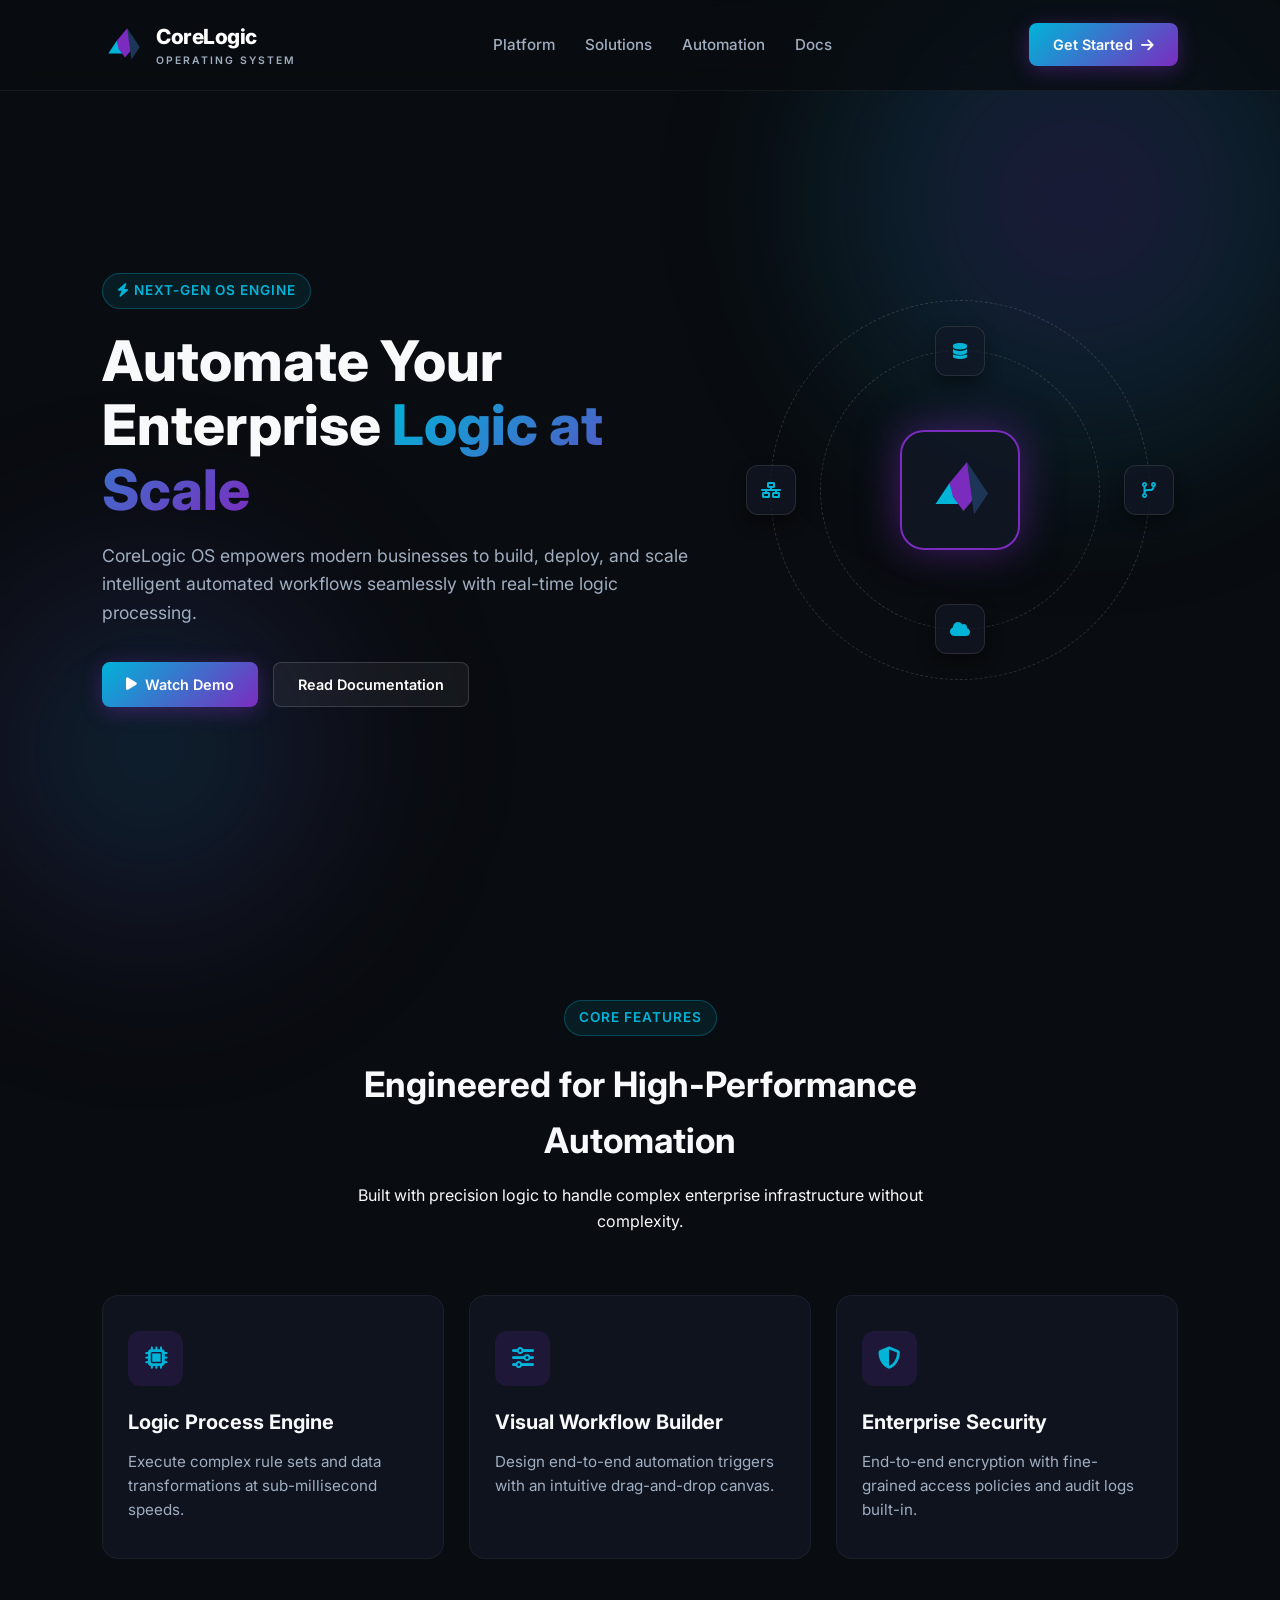
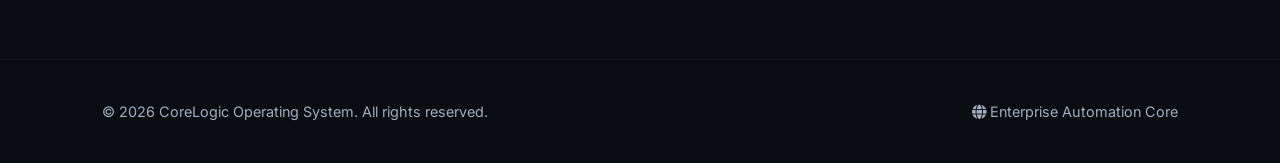
<file: index.html>
<!DOCTYPE html>
<html lang="en">
<head>
    <meta charset="UTF-8">
    <meta name="viewport" content="width=device-width, initial-scale=1.0">
    <title>CoreLogic Operating System - Next-Gen Automation</title>
    
    <!-- Google Fonts -->
    <link href="https://fonts.googleapis.com/css2?family=Inter:wght@300;400;600;800&display=swap" rel="stylesheet">
    <!-- Font Awesome Icons -->
    <link rel="stylesheet" href="https://cdnjs.cloudflare.com/ajax/libs/font-awesome/6.4.0/css/all.min.css">
    <!-- Main CSS -->
    <link rel="stylesheet" href="css/style.css">
    <!-- Responsive CSS -->
    <link rel="stylesheet" href="css/responsive.css">
</head>
<body>

    <div class="glow-bg"></div>
    <div class="glow-bg-2"></div>

    <!-- Header Navigation -->
    <header>
    <a href="../index.html" class="logo-container">
        <svg class="logo-mark" viewBox="0 0 200 200" fill="none" xmlns="http://www.w3.org/2000/svg">
            <polygon points="30,140 70,80 100,140" fill="#00B4D8" />
            <polygon points="70,80 120,20 160,100 110,160 80,120" fill="#7B2CBF" />
            <polygon points="120,20 180,110 140,170" fill="#1D3557" />
        </svg>
        <div class="logo-text">
            <span class="brand-name">CoreLogic</span>
            <span class="brand-sub">OPERATING SYSTEM</span>
        </div>
    </a>

    <nav class="desktop-nav">
        <ul>
                <li><a href="platform.html">Platform</a></li>
                <li><a href="pages/solutions.html">Solutions</a></li>
                <li><a href="pages/automation.html">Automation</a></li>
                <li><a href="pages/docs.html">Docs</a></li>
        </ul>
    </nav>

    <a href="pages/contact.html" class="btn-primary desktop-cta">Get Started <i class="fa-solid fa-arrow-right"></i></a>

    <button class="burger-menu" id="burgerMenu" aria-label="Toggle menu">
        <span></span>
        <span></span>
        <span></span>
    </button>
</header>

<div class="mobile-menu" id="mobileMenu">
    <div class="mobile-menu-header">
        <span class="brand-name">CoreLogic</span>
        <button class="close-menu" id="closeMenu" aria-label="Close menu">
            <i class="fa-solid fa-xmark"></i>
        </button>
    </div>
    <ul>
        <li><a href="../index.html">Home</a></li>
        <li><a href="platform.html">Platform</a></li>
        <li><a href="solutions.html">Solutions</a></li>
        <li><a href="automation.html">Automation</a></li>
        <li><a href="docs.html">Docs</a></li>
        <li><a href="contact.html">Contact</a></li>
    </ul>
    <a href="contact.html" class="btn-primary mobile-cta">Get Started <i class="fa-solid fa-arrow-right"></i></a>
</div>

    <!-- Hero Section -->
    <section class="hero">
        <div class="hero-content reveal">
            <span class="tag"><i class="fa-solid fa-bolt"></i> Next-Gen OS Engine</span>
            <h1>Automate Your Enterprise <span class="gradient-text">Logic at Scale</span></h1>
            <p>CoreLogic OS empowers modern businesses to build, deploy, and scale intelligent automated workflows seamlessly with real-time logic processing.</p>
            <div class="hero-buttons">
                <a href="#demo" class="btn-primary"><i class="fa-solid fa-play"></i> Watch Demo</a>
                <a href="pages/docs.html" class="btn-secondary">Read Documentation</a>
            </div>
        </div>

        <div class="hero-visual reveal">
            <div class="nodes-container">
                <div class="orbit-circle orbit-1">
                    <div class="node n1"><i class="fa-solid fa-database"></i></div>
                    <div class="node n2"><i class="fa-solid fa-cloud"></i></div>
                </div>
                <div class="orbit-circle orbit-2">
                    <div class="node n3"><i class="fa-solid fa-network-wired"></i></div>
                    <div class="node n4"><i class="fa-solid fa-code-branch"></i></div>
                </div>
                <div class="center-node">
                    <svg class="logo-mark" viewBox="0 0 200 200" fill="none" style="width:70px; height:70px;">
                        <polygon points="30,140 70,80 100,140" fill="#00B4D8" />
                        <polygon points="70,80 120,20 160,100 110,160 80,120" fill="#7B2CBF" />
                        <polygon points="120,20 180,110 140,170" fill="#1D3557" />
                    </svg>
                </div>
            </div>
        </div>
    </section>

    <!-- Features Section -->
    <section class="features" id="platform">
        <div class="section-header reveal">
            <span class="tag">Core Features</span>
            <h2>Engineered for High-Performance Automation</h2>
            <p>Built with precision logic to handle complex enterprise infrastructure without complexity.</p>
        </div>

        <div class="features-grid">
            <div class="card reveal">
                <div class="card-icon"><i class="fa-solid fa-microchip"></i></div>
                <h3>Logic Process Engine</h3>
                <p>Execute complex rule sets and data transformations at sub-millisecond speeds.</p>
            </div>
            <div class="card reveal">
                <div class="card-icon"><i class="fa-solid fa-sliders"></i></div>
                <h3>Visual Workflow Builder</h3>
                <p>Design end-to-end automation triggers with an intuitive drag-and-drop canvas.</p>
            </div>
            <div class="card reveal">
                <div class="card-icon"><i class="fa-solid fa-shield-halved"></i></div>
                <h3>Enterprise Security</h3>
                <p>End-to-end encryption with fine-grained access policies and audit logs built-in.</p>
            </div>
        </div>
    </section>

    <!-- Footer -->
    <footer>
        <p>&copy; 2026 CoreLogic Operating System. All rights reserved.</p>
        <p><i class="fa-solid fa-globe"></i> Enterprise Automation Core</p>
    </footer>

    <!-- Main JS -->
    <script src="js/main.js"></script>
</body>
</html>
</file>
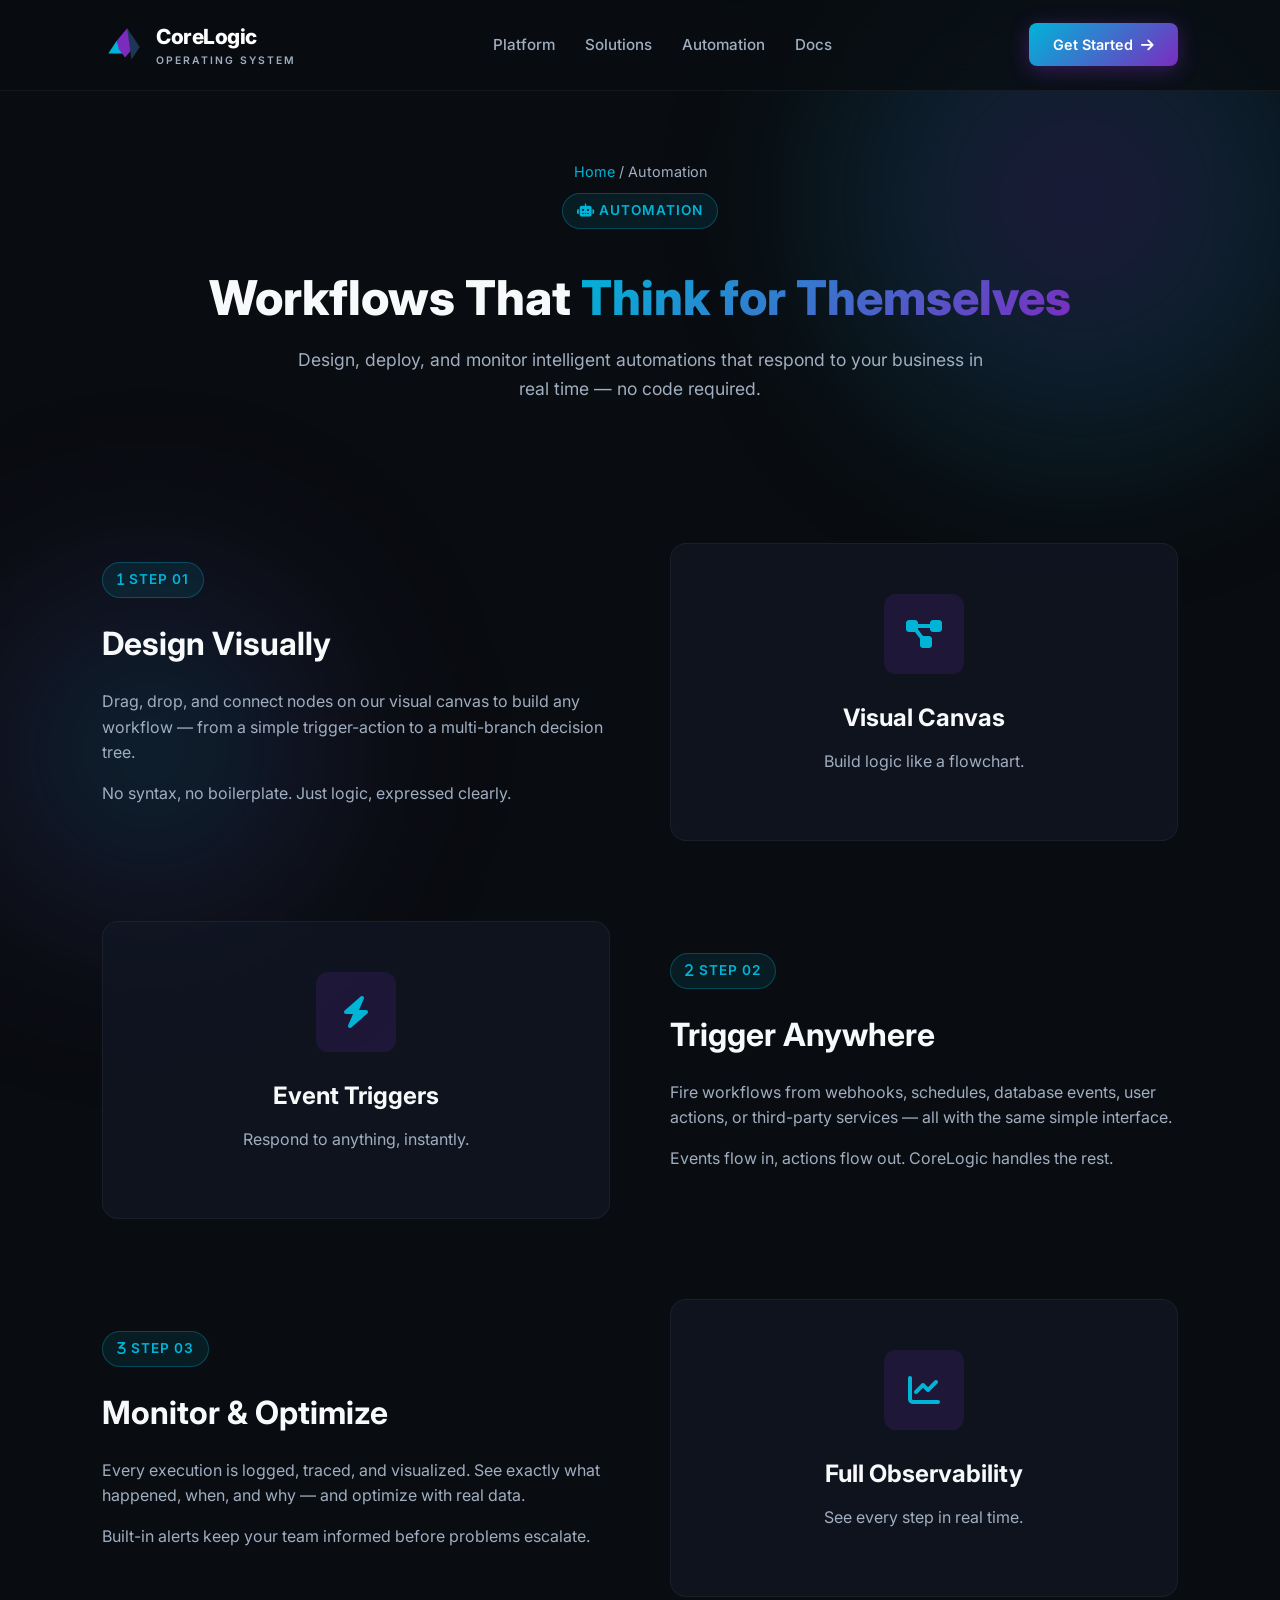
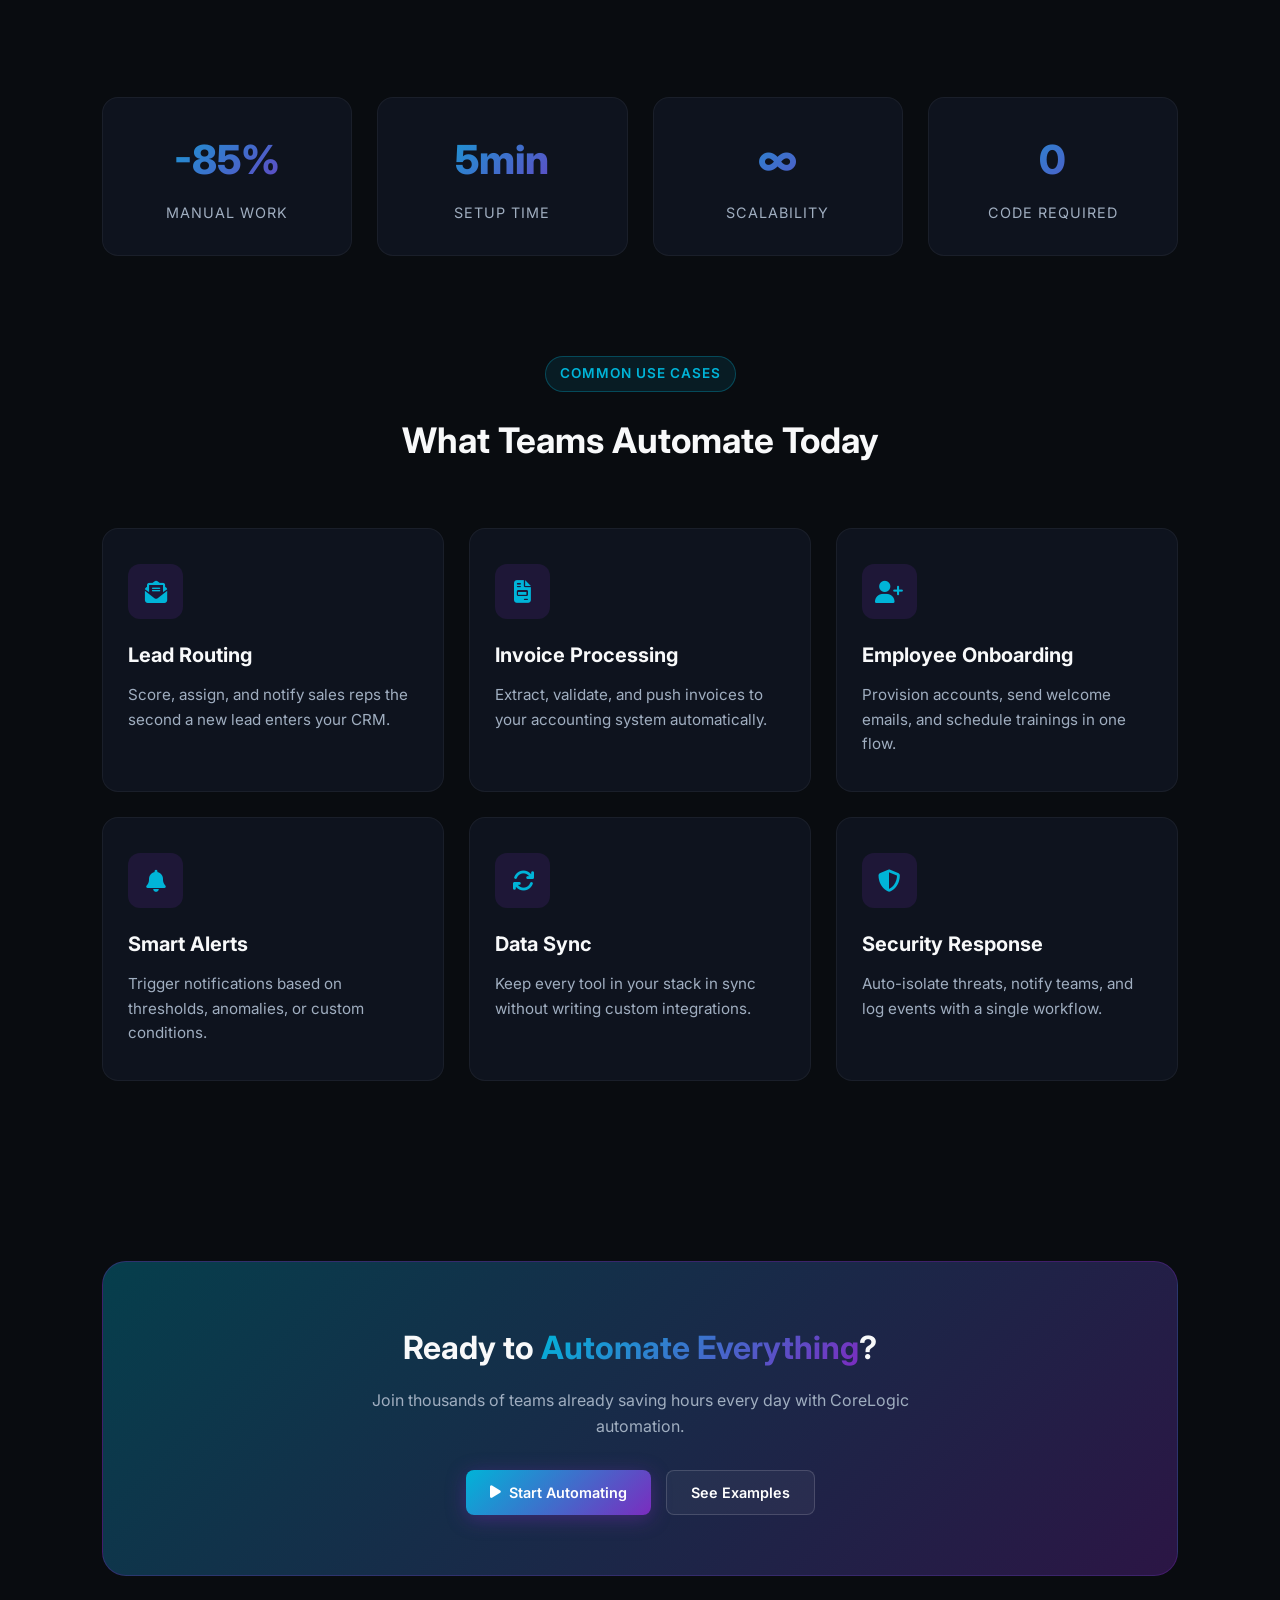
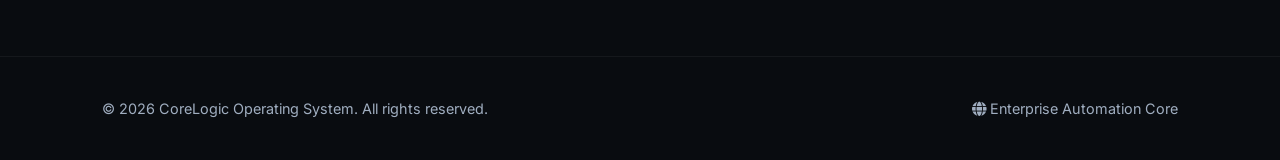
<file: pages/automation.html>
<!DOCTYPE html>
<html lang="en">
<head>
    <meta charset="UTF-8">
    <meta name="viewport" content="width=device-width, initial-scale=1.0">
    <title>Automation - CoreLogic Operating System</title>
    <link href="https://fonts.googleapis.com/css2?family=Inter:wght@300;400;600;800&display=swap" rel="stylesheet">
    <link rel="stylesheet" href="https://cdnjs.cloudflare.com/ajax/libs/font-awesome/6.4.0/css/all.min.css">
    <link rel="stylesheet" href="../css/style.css">
    <link rel="stylesheet" href="../css/responsive.css">
</head>
<body>

    <div class="glow-bg"></div>
    <div class="glow-bg-2"></div>

    <!-- Header -->
    <header>
        <a href="../index.html" class="logo-container">
            <svg class="logo-mark" viewBox="0 0 200 200" fill="none" xmlns="http://www.w3.org/2000/svg">
                <polygon points="30,140 70,80 100,140" fill="#00B4D8" />
                <polygon points="70,80 120,20 160,100 110,160 80,120" fill="#7B2CBF" />
                <polygon points="120,20 180,110 140,170" fill="#1D3557" />
            </svg>
            <div class="logo-text">
                <span class="brand-name">CoreLogic</span>
                <span class="brand-sub">OPERATING SYSTEM</span>
            </div>
        </a>
        <nav>
            <ul>
                <li><a href="platform.html">Platform</a></li>
                <li><a href="solutions.html">Solutions</a></li>
                <li><a href="automation.html">Automation</a></li>
                <li><a href="docs.html">Docs</a></li>
            </ul>
        </nav>
        <a href="contact.html" class="btn-primary">Get Started <i class="fa-solid fa-arrow-right"></i></a>
    </header>

    <!-- Page Hero -->
    <section class="page-hero">
        <div class="breadcrumb">
            <a href="../index.html">Home</a> / <span>Automation</span>
        </div>
        <span class="tag"><i class="fa-solid fa-robot"></i> Automation</span>
        <h1>Workflows That <span class="gradient-text">Think for Themselves</span></h1>
        <p>Design, deploy, and monitor intelligent automations that respond to your business in real time — no code required.</p>
    </section>

    <!-- Steps Section -->
    <section class="page-content">

        <!-- Step 1 -->
        <div class="two-col reveal">
            <div>
                <span class="tag"><i class="fa-solid fa-1"></i> Step 01</span>
                <h2>Design Visually</h2>
                <p>Drag, drop, and connect nodes on our visual canvas to build any workflow — from a simple trigger-action to a multi-branch decision tree.</p>
                <p>No syntax, no boilerplate. Just logic, expressed clearly.</p>
            </div>
            <div class="card" style="padding: 50px; text-align: center;">
                <div class="card-icon" style="margin: 0 auto 25px; width: 80px; height: 80px; font-size: 2rem;">
                    <i class="fa-solid fa-diagram-project"></i>
                </div>
                <h3 style="font-size: 1.5rem;">Visual Canvas</h3>
                <p>Build logic like a flowchart.</p>
            </div>
        </div>

        <!-- Step 2 (reversed) -->
        <div class="two-col reverse reveal" style="margin-top: 80px;">
            <div>
                <span class="tag"><i class="fa-solid fa-2"></i> Step 02</span>
                <h2>Trigger Anywhere</h2>
                <p>Fire workflows from webhooks, schedules, database events, user actions, or third-party services — all with the same simple interface.</p>
                <p>Events flow in, actions flow out. CoreLogic handles the rest.</p>
            </div>
            <div class="card" style="padding: 50px; text-align: center;">
                <div class="card-icon" style="margin: 0 auto 25px; width: 80px; height: 80px; font-size: 2rem;">
                    <i class="fa-solid fa-bolt"></i>
                </div>
                <h3 style="font-size: 1.5rem;">Event Triggers</h3>
                <p>Respond to anything, instantly.</p>
            </div>
        </div>

        <!-- Step 3 -->
        <div class="two-col reveal" style="margin-top: 80px;">
            <div>
                <span class="tag"><i class="fa-solid fa-3"></i> Step 03</span>
                <h2>Monitor & Optimize</h2>
                <p>Every execution is logged, traced, and visualized. See exactly what happened, when, and why — and optimize with real data.</p>
                <p>Built-in alerts keep your team informed before problems escalate.</p>
            </div>
            <div class="card" style="padding: 50px; text-align: center;">
                <div class="card-icon" style="margin: 0 auto 25px; width: 80px; height: 80px; font-size: 2rem;">
                    <i class="fa-solid fa-chart-line"></i>
                </div>
                <h3 style="font-size: 1.5rem;">Full Observability</h3>
                <p>See every step in real time.</p>
            </div>
        </div>

        <!-- Stats -->
        <div class="stats-grid reveal" style="margin-top: 100px;">
            <div class="stat-box">
                <span class="stat-number">-85%</span>
                <span class="stat-label">Manual Work</span>
            </div>
            <div class="stat-box">
                <span class="stat-number">5min</span>
                <span class="stat-label">Setup Time</span>
            </div>
            <div class="stat-box">
                <span class="stat-number">∞</span>
                <span class="stat-label">Scalability</span>
            </div>
            <div class="stat-box">
                <span class="stat-number">0</span>
                <span class="stat-label">Code Required</span>
            </div>
        </div>

        <!-- Use Cases -->
        <div class="section-header reveal" style="margin-top: 100px;">
            <span class="tag">Common Use Cases</span>
            <h2>What Teams Automate Today</h2>
        </div>

        <div class="features-grid">
            <div class="card reveal">
                <div class="card-icon"><i class="fa-solid fa-envelope-open-text"></i></div>
                <h3>Lead Routing</h3>
                <p>Score, assign, and notify sales reps the second a new lead enters your CRM.</p>
            </div>
            <div class="card reveal">
                <div class="card-icon"><i class="fa-solid fa-file-invoice"></i></div>
                <h3>Invoice Processing</h3>
                <p>Extract, validate, and push invoices to your accounting system automatically.</p>
            </div>
            <div class="card reveal">
                <div class="card-icon"><i class="fa-solid fa-user-plus"></i></div>
                <h3>Employee Onboarding</h3>
                <p>Provision accounts, send welcome emails, and schedule trainings in one flow.</p>
            </div>
            <div class="card reveal">
                <div class="card-icon"><i class="fa-solid fa-bell"></i></div>
                <h3>Smart Alerts</h3>
                <p>Trigger notifications based on thresholds, anomalies, or custom conditions.</p>
            </div>
            <div class="card reveal">
                <div class="card-icon"><i class="fa-solid fa-arrows-rotate"></i></div>
                <h3>Data Sync</h3>
                <p>Keep every tool in your stack in sync without writing custom integrations.</p>
            </div>
            <div class="card reveal">
                <div class="card-icon"><i class="fa-solid fa-shield-halved"></i></div>
                <h3>Security Response</h3>
                <p>Auto-isolate threats, notify teams, and log events with a single workflow.</p>
            </div>
        </div>
    </section>

    <!-- CTA Section -->
    <section class="cta-section reveal">
        <h2>Ready to <span class="gradient-text">Automate Everything</span>?</h2>
        <p>Join thousands of teams already saving hours every day with CoreLogic automation.</p>
        <div class="hero-buttons" style="justify-content: center;">
            <a href="contact.html" class="btn-primary"><i class="fa-solid fa-play"></i> Start Automating</a>
            <a href="docs.html" class="btn-secondary">See Examples</a>
        </div>
    </section>

    <!-- Footer -->
    <footer>
        <p>&copy; 2026 CoreLogic Operating System. All rights reserved.</p>
        <p><i class="fa-solid fa-globe"></i> Enterprise Automation Core</p>
    </footer>

    <script src="../js/main.js"></script>
</body>
</html>
</file>
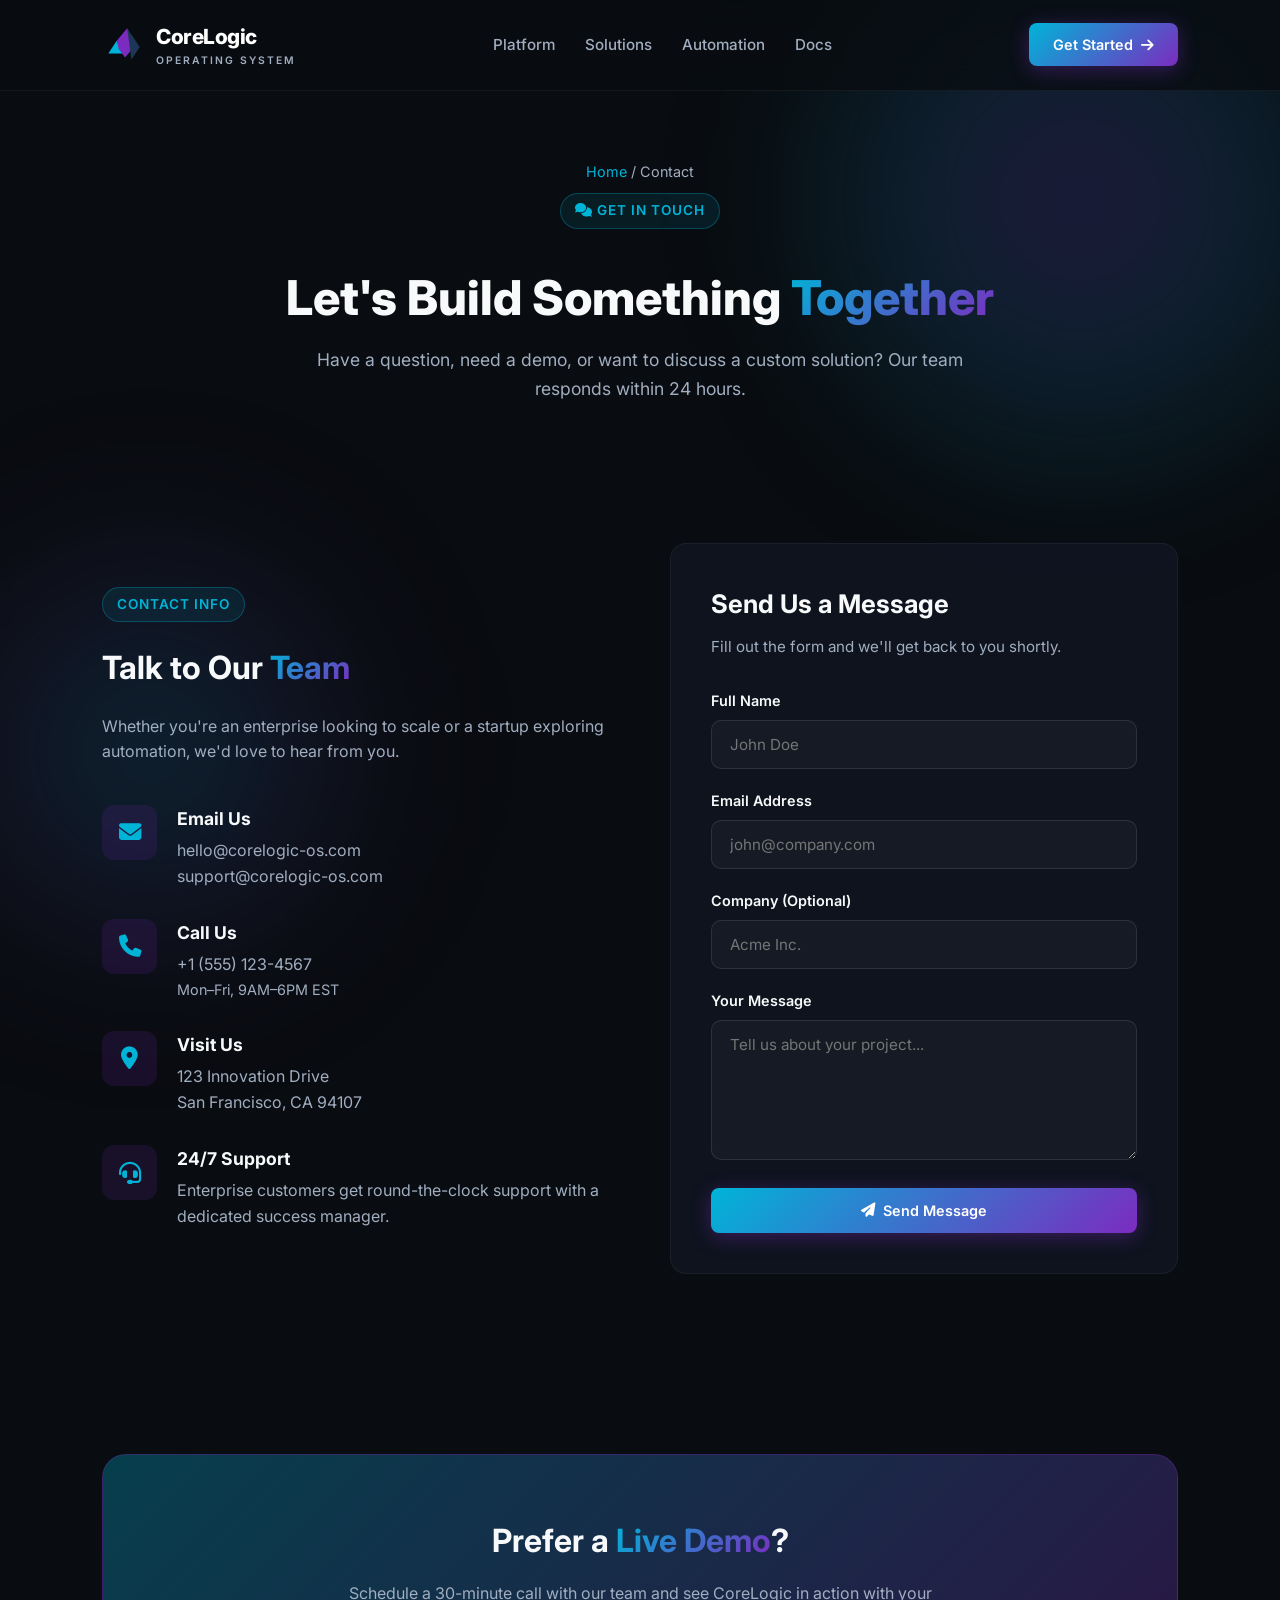
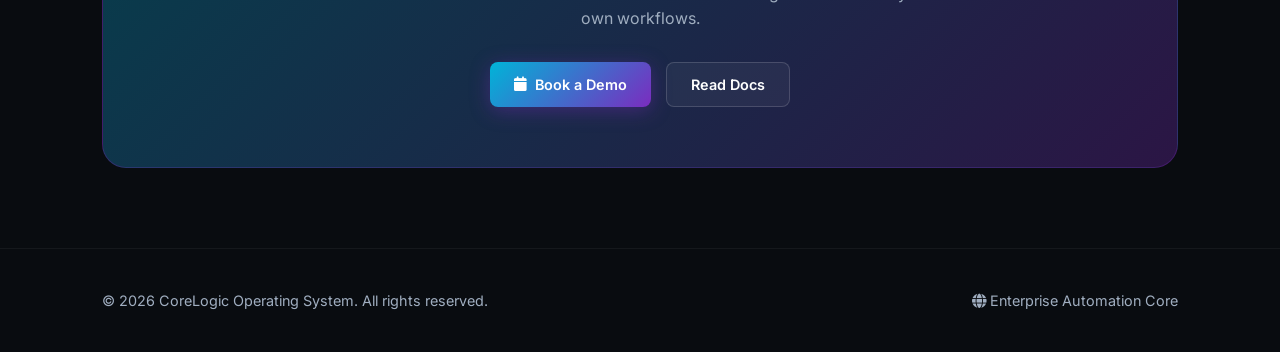
<file: pages/contact.html>
<!DOCTYPE html>
<html lang="en">
<head>
    <meta charset="UTF-8">
    <meta name="viewport" content="width=device-width, initial-scale=1.0">
    <title>Contact - CoreLogic Operating System</title>
    <link href="https://fonts.googleapis.com/css2?family=Inter:wght@300;400;600;800&display=swap" rel="stylesheet">
    <link rel="stylesheet" href="https://cdnjs.cloudflare.com/ajax/libs/font-awesome/6.4.0/css/all.min.css">
    <link rel="stylesheet" href="../css/style.css">
    <link rel="stylesheet" href="../css/responsive.css">
</head>
<body>

    <div class="glow-bg"></div>
    <div class="glow-bg-2"></div>

    <!-- Header -->
    <header>
        <a href="../index.html" class="logo-container">
            <svg class="logo-mark" viewBox="0 0 200 200" fill="none" xmlns="http://www.w3.org/2000/svg">
                <polygon points="30,140 70,80 100,140" fill="#00B4D8" />
                <polygon points="70,80 120,20 160,100 110,160 80,120" fill="#7B2CBF" />
                <polygon points="120,20 180,110 140,170" fill="#1D3557" />
            </svg>
            <div class="logo-text">
                <span class="brand-name">CoreLogic</span>
                <span class="brand-sub">OPERATING SYSTEM</span>
            </div>
        </a>
        <nav>
            <ul>
                <li><a href="platform.html">Platform</a></li>
                <li><a href="solutions.html">Solutions</a></li>
                <li><a href="automation.html">Automation</a></li>
                <li><a href="docs.html">Docs</a></li>
            </ul>
        </nav>
        <a href="contact.html" class="btn-primary">Get Started <i class="fa-solid fa-arrow-right"></i></a>
    </header>

    <!-- Page Hero -->
    <section class="page-hero">
        <div class="breadcrumb">
            <a href="../index.html">Home</a> / <span>Contact</span>
        </div>
        <span class="tag"><i class="fa-solid fa-comments"></i> Get in Touch</span>
        <h1>Let's Build Something <span class="gradient-text">Together</span></h1>
        <p>Have a question, need a demo, or want to discuss a custom solution? Our team responds within 24 hours.</p>
    </section>

    <!-- Contact Section -->
    <section class="page-content">
        <div class="two-col">

            <!-- Contact Info -->
            <div class="reveal">
                <span class="tag">Contact Info</span>
                <h2>Talk to Our <span class="gradient-text">Team</span></h2>
                <p style="margin-bottom: 40px;">Whether you're an enterprise looking to scale or a startup exploring automation, we'd love to hear from you.</p>

                <!-- Info Card 1 -->
                <div style="display: flex; align-items: flex-start; gap: 20px; margin-bottom: 30px;">
                    <div class="card-icon" style="flex-shrink: 0;"><i class="fa-solid fa-envelope"></i></div>
                    <div>
                        <h3 style="font-size: 1.1rem; margin-bottom: 5px;">Email Us</h3>
                        <p style="margin: 0;">hello@corelogic-os.com</p>
                        <p style="margin: 0;">support@corelogic-os.com</p>
                    </div>
                </div>

                <!-- Info Card 2 -->
                <div style="display: flex; align-items: flex-start; gap: 20px; margin-bottom: 30px;">
                    <div class="card-icon" style="flex-shrink: 0;"><i class="fa-solid fa-phone"></i></div>
                    <div>
                        <h3 style="font-size: 1.1rem; margin-bottom: 5px;">Call Us</h3>
                        <p style="margin: 0;">+1 (555) 123-4567</p>
                        <p style="margin: 0; font-size: 0.9rem;">Mon–Fri, 9AM–6PM EST</p>
                    </div>
                </div>

                <!-- Info Card 3 -->
                <div style="display: flex; align-items: flex-start; gap: 20px; margin-bottom: 30px;">
                    <div class="card-icon" style="flex-shrink: 0;"><i class="fa-solid fa-location-dot"></i></div>
                    <div>
                        <h3 style="font-size: 1.1rem; margin-bottom: 5px;">Visit Us</h3>
                        <p style="margin: 0;">123 Innovation Drive</p>
                        <p style="margin: 0;">San Francisco, CA 94107</p>
                    </div>
                </div>

                <!-- Info Card 4 -->
                <div style="display: flex; align-items: flex-start; gap: 20px;">
                    <div class="card-icon" style="flex-shrink: 0;"><i class="fa-solid fa-headset"></i></div>
                    <div>
                        <h3 style="font-size: 1.1rem; margin-bottom: 5px;">24/7 Support</h3>
                        <p style="margin: 0;">Enterprise customers get round-the-clock support with a dedicated success manager.</p>
                    </div>
                </div>
            </div>

            <!-- Contact Form -->
            <div class="reveal">
                <div class="card" style="padding: 40px;">
                    <h2 style="font-size: 1.6rem; margin-bottom: 10px;">Send Us a Message</h2>
                    <p style="margin-bottom: 30px; font-size: 0.95rem;">Fill out the form and we'll get back to you shortly.</p>

                    <form class="contact-form" onsubmit="event.preventDefault(); alert('✅ Message sent! We will contact you soon.');">
                        <div class="form-group">
                            <label for="name">Full Name</label>
                            <input type="text" id="name" placeholder="John Doe" required>
                        </div>

                        <div class="form-group">
                            <label for="email">Email Address</label>
                            <input type="email" id="email" placeholder="john@company.com" required>
                        </div>

                        <div class="form-group">
                            <label for="company">Company (Optional)</label>
                            <input type="text" id="company" placeholder="Acme Inc.">
                        </div>

                        <div class="form-group">
                            <label for="message">Your Message</label>
                            <textarea id="message" placeholder="Tell us about your project..." required></textarea>
                        </div>

                        <button type="submit" class="btn-primary" style="width: 100%; justify-content: center; padding: 14px;">
                            <i class="fa-solid fa-paper-plane"></i> Send Message
                        </button>
                    </form>
                </div>
            </div>
        </div>
    </section>

    <!-- CTA Section -->
    <section class="cta-section reveal">
        <h2>Prefer a <span class="gradient-text">Live Demo</span>?</h2>
        <p>Schedule a 30-minute call with our team and see CoreLogic in action with your own workflows.</p>
        <div class="hero-buttons" style="justify-content: center;">
            <a href="#" class="btn-primary"><i class="fa-solid fa-calendar"></i> Book a Demo</a>
            <a href="docs.html" class="btn-secondary">Read Docs</a>
        </div>
    </section>

    <!-- Footer -->
    <footer>
        <p>&copy; 2026 CoreLogic Operating System. All rights reserved.</p>
        <p><i class="fa-solid fa-globe"></i> Enterprise Automation Core</p>
    </footer>

    <script src="../js/main.js"></script>
</body>
</html>
</file>
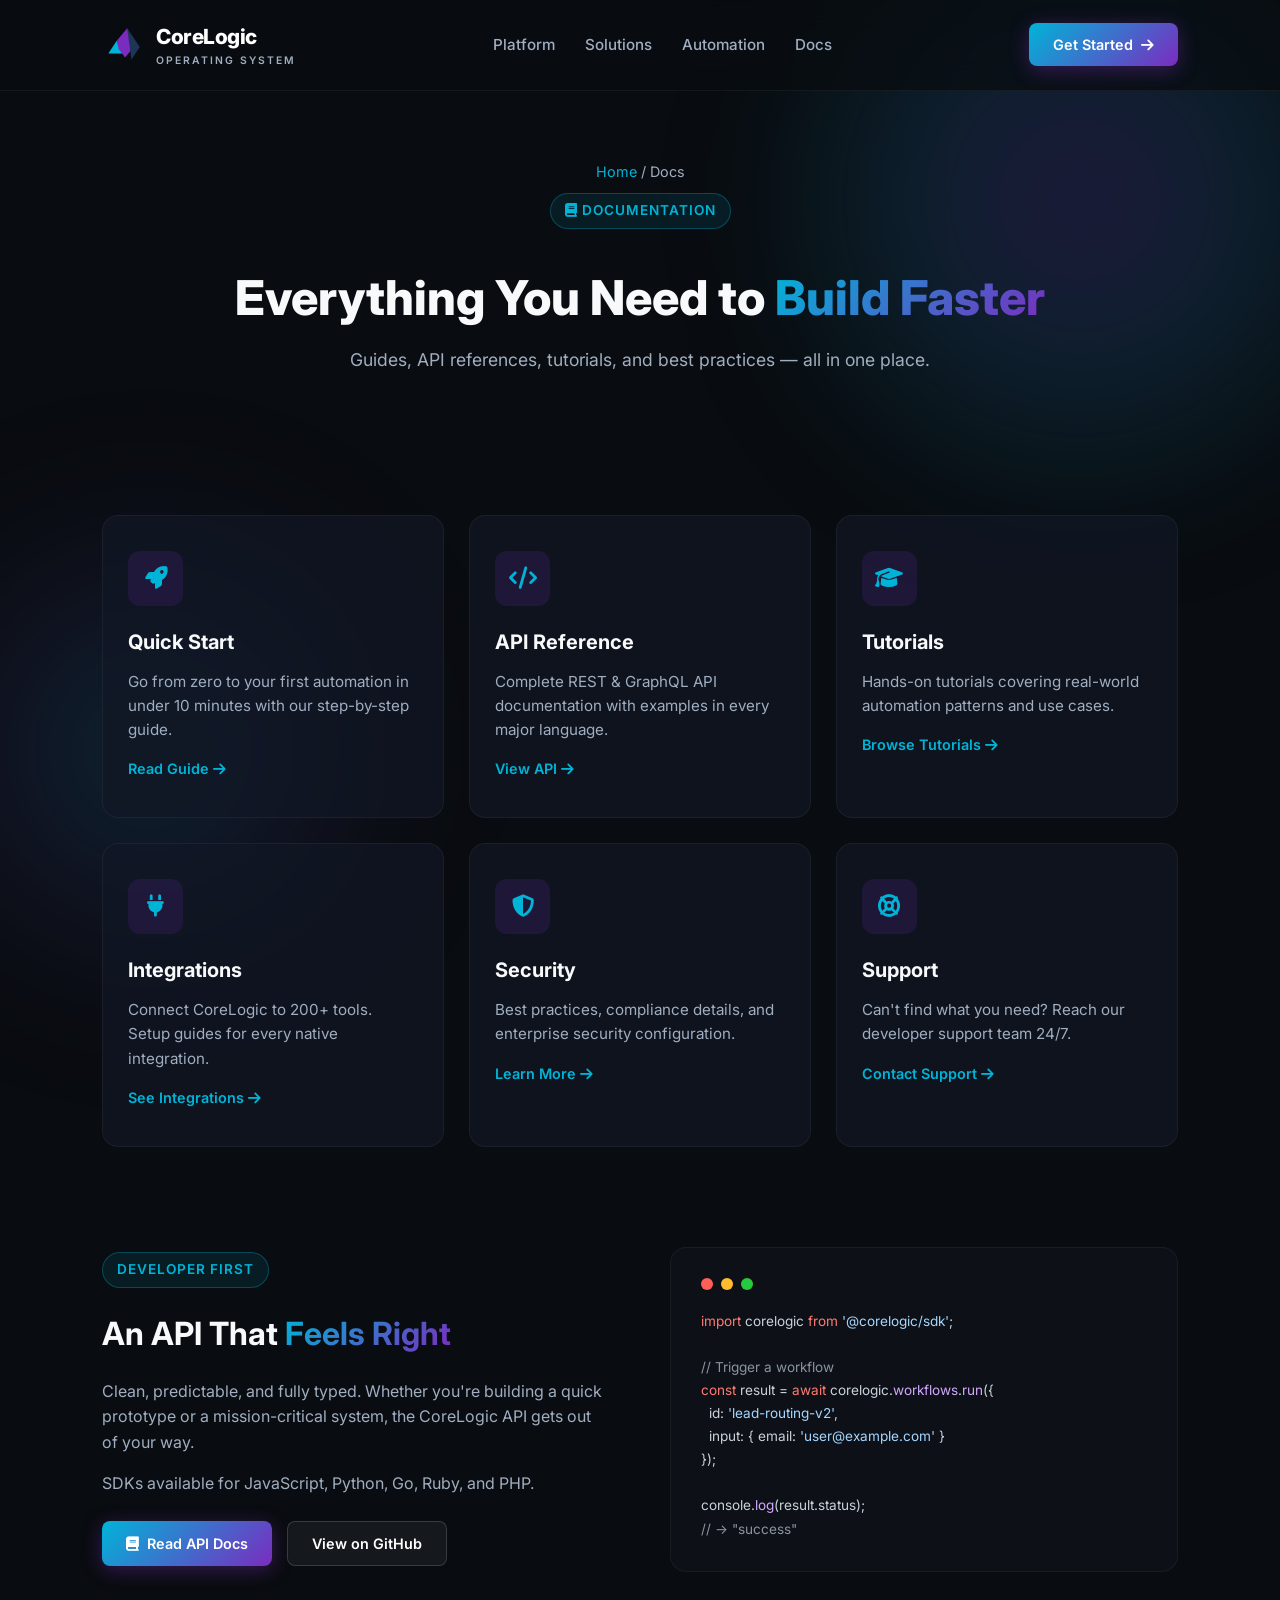
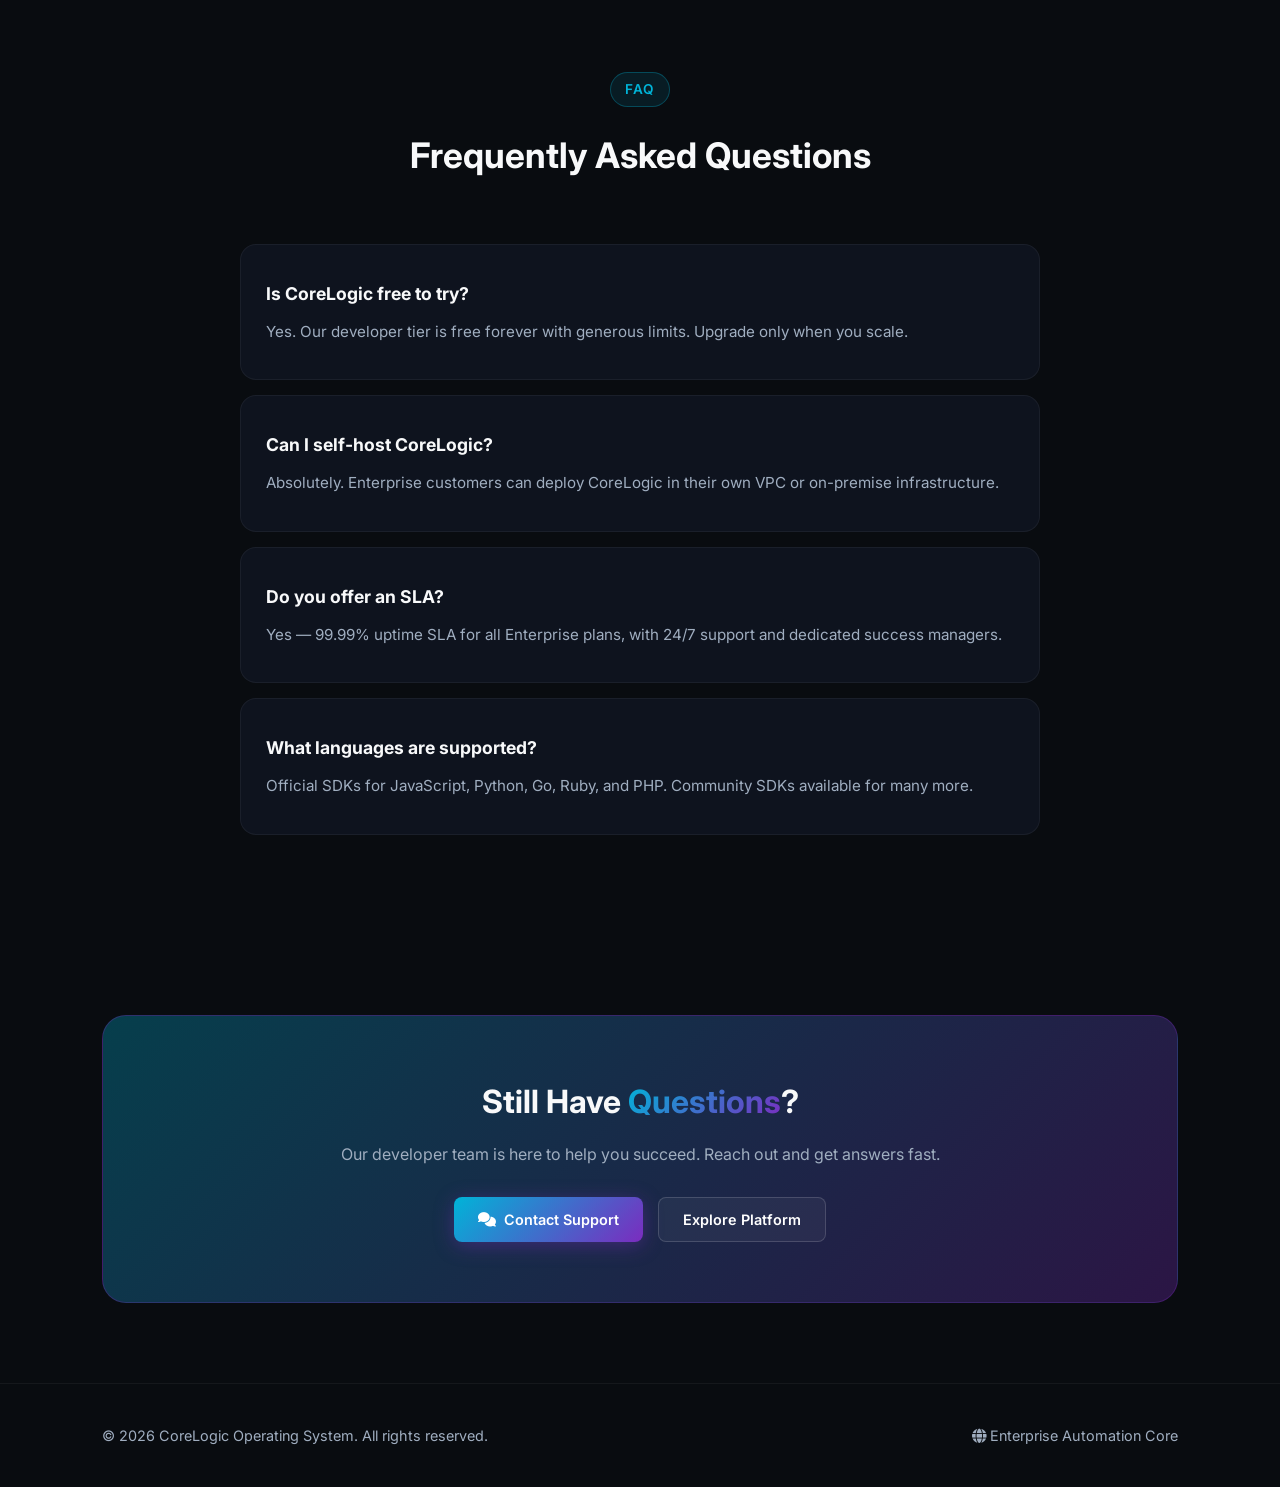
<file: pages/docs.html>
<!DOCTYPE html>
<html lang="en">
<head>
    <meta charset="UTF-8">
    <meta name="viewport" content="width=device-width, initial-scale=1.0">
    <title>Docs - CoreLogic Operating System</title>
    <link href="https://fonts.googleapis.com/css2?family=Inter:wght@300;400;600;800&display=swap" rel="stylesheet">
    <link rel="stylesheet" href="https://cdnjs.cloudflare.com/ajax/libs/font-awesome/6.4.0/css/all.min.css">
    <link rel="stylesheet" href="../css/style.css">
    <link rel="stylesheet" href="../css/responsive.css">
</head>
<body>

    <div class="glow-bg"></div>
    <div class="glow-bg-2"></div>

    <!-- Header -->
    <header>
        <a href="../index.html" class="logo-container">
            <svg class="logo-mark" viewBox="0 0 200 200" fill="none" xmlns="http://www.w3.org/2000/svg">
                <polygon points="30,140 70,80 100,140" fill="#00B4D8" />
                <polygon points="70,80 120,20 160,100 110,160 80,120" fill="#7B2CBF" />
                <polygon points="120,20 180,110 140,170" fill="#1D3557" />
            </svg>
            <div class="logo-text">
                <span class="brand-name">CoreLogic</span>
                <span class="brand-sub">OPERATING SYSTEM</span>
            </div>
        </a>
        <nav>
            <ul>
                <li><a href="platform.html">Platform</a></li>
                <li><a href="solutions.html">Solutions</a></li>
                <li><a href="automation.html">Automation</a></li>
                <li><a href="docs.html">Docs</a></li>
            </ul>
        </nav>
        <a href="contact.html" class="btn-primary">Get Started <i class="fa-solid fa-arrow-right"></i></a>
    </header>

    <!-- Page Hero -->
    <section class="page-hero">
        <div class="breadcrumb">
            <a href="../index.html">Home</a> / <span>Docs</span>
        </div>
        <span class="tag"><i class="fa-solid fa-book"></i> Documentation</span>
        <h1>Everything You Need to <span class="gradient-text">Build Faster</span></h1>
        <p>Guides, API references, tutorials, and best practices — all in one place.</p>
    </section>

    <!-- Quick Links Grid -->
    <section class="page-content">
        <div class="features-grid">
            <div class="card reveal">
                <div class="card-icon"><i class="fa-solid fa-rocket"></i></div>
                <h3>Quick Start</h3>
                <p>Go from zero to your first automation in under 10 minutes with our step-by-step guide.</p>
                <a href="#" style="color: var(--accent-cyan); text-decoration: none; font-weight: 600; font-size: 0.9rem; margin-top: 15px; display: inline-block;">
                    Read Guide <i class="fa-solid fa-arrow-right"></i>
                </a>
            </div>
            <div class="card reveal">
                <div class="card-icon"><i class="fa-solid fa-code"></i></div>
                <h3>API Reference</h3>
                <p>Complete REST & GraphQL API documentation with examples in every major language.</p>
                <a href="#" style="color: var(--accent-cyan); text-decoration: none; font-weight: 600; font-size: 0.9rem; margin-top: 15px; display: inline-block;">
                    View API <i class="fa-solid fa-arrow-right"></i>
                </a>
            </div>
            <div class="card reveal">
                <div class="card-icon"><i class="fa-solid fa-graduation-cap"></i></div>
                <h3>Tutorials</h3>
                <p>Hands-on tutorials covering real-world automation patterns and use cases.</p>
                <a href="#" style="color: var(--accent-cyan); text-decoration: none; font-weight: 600; font-size: 0.9rem; margin-top: 15px; display: inline-block;">
                    Browse Tutorials <i class="fa-solid fa-arrow-right"></i>
                </a>
            </div>
            <div class="card reveal">
                <div class="card-icon"><i class="fa-solid fa-plug"></i></div>
                <h3>Integrations</h3>
                <p>Connect CoreLogic to 200+ tools. Setup guides for every native integration.</p>
                <a href="#" style="color: var(--accent-cyan); text-decoration: none; font-weight: 600; font-size: 0.9rem; margin-top: 15px; display: inline-block;">
                    See Integrations <i class="fa-solid fa-arrow-right"></i>
                </a>
            </div>
            <div class="card reveal">
                <div class="card-icon"><i class="fa-solid fa-shield-halved"></i></div>
                <h3>Security</h3>
                <p>Best practices, compliance details, and enterprise security configuration.</p>
                <a href="#" style="color: var(--accent-cyan); text-decoration: none; font-weight: 600; font-size: 0.9rem; margin-top: 15px; display: inline-block;">
                    Learn More <i class="fa-solid fa-arrow-right"></i>
                </a>
            </div>
            <div class="card reveal">
                <div class="card-icon"><i class="fa-solid fa-life-ring"></i></div>
                <h3>Support</h3>
                <p>Can't find what you need? Reach our developer support team 24/7.</p>
                <a href="contact.html" style="color: var(--accent-cyan); text-decoration: none; font-weight: 600; font-size: 0.9rem; margin-top: 15px; display: inline-block;">
                    Contact Support <i class="fa-solid fa-arrow-right"></i>
                </a>
            </div>
        </div>

        <!-- Code Example Section -->
        <div class="two-col reveal" style="margin-top: 100px;">
            <div>
                <span class="tag">Developer First</span>
                <h2>An API That <span class="gradient-text">Feels Right</span></h2>
                <p>Clean, predictable, and fully typed. Whether you're building a quick prototype or a mission-critical system, the CoreLogic API gets out of your way.</p>
                <p>SDKs available for JavaScript, Python, Go, Ruby, and PHP.</p>
                <div class="hero-buttons" style="margin-top: 25px;">
                    <a href="#" class="btn-primary"><i class="fa-solid fa-book"></i> Read API Docs</a>
                    <a href="#" class="btn-secondary">View on GitHub</a>
                </div>
            </div>
            <div class="card" style="padding: 30px; background: #0d1117; font-family: 'Courier New', monospace;">
                <div style="display: flex; gap: 8px; margin-bottom: 20px;">
                    <span style="width: 12px; height: 12px; border-radius: 50%; background: #ff5f56;"></span>
                    <span style="width: 12px; height: 12px; border-radius: 50%; background: #ffbd2e;"></span>
                    <span style="width: 12px; height: 12px; border-radius: 50%; background: #27c93f;"></span>
                </div>
                <pre style="color: #c9d1d9; font-size: 0.85rem; line-height: 1.7; white-space: pre-wrap;"><code><span style="color: #ff7b72;">import</span> corelogic <span style="color: #ff7b72;">from</span> <span style="color: #a5d6ff;">'@corelogic/sdk'</span>;

<span style="color: #8b949e;">// Trigger a workflow</span>
<span style="color: #ff7b72;">const</span> result = <span style="color: #ff7b72;">await</span> corelogic.<span style="color: #d2a8ff;">workflows</span>.<span style="color: #d2a8ff;">run</span>({
  id: <span style="color: #a5d6ff;">'lead-routing-v2'</span>,
  input: { email: <span style="color: #a5d6ff;">'user@example.com'</span> }
});

console.<span style="color: #d2a8ff;">log</span>(result.status);
<span style="color: #8b949e;">// → "success"</span></code></pre>
            </div>
        </div>

        <!-- FAQ -->
        <div class="section-header reveal" style="margin-top: 100px;">
            <span class="tag">FAQ</span>
            <h2>Frequently Asked Questions</h2>
        </div>

        <div style="max-width: 800px; margin: 0 auto;">
            <div class="card reveal" style="margin-bottom: 15px;">
                <h3 style="font-size: 1.1rem;">Is CoreLogic free to try?</h3>
                <p style="margin-top: 10px;">Yes. Our developer tier is free forever with generous limits. Upgrade only when you scale.</p>
            </div>
            <div class="card reveal" style="margin-bottom: 15px;">
                <h3 style="font-size: 1.1rem;">Can I self-host CoreLogic?</h3>
                <p style="margin-top: 10px;">Absolutely. Enterprise customers can deploy CoreLogic in their own VPC or on-premise infrastructure.</p>
            </div>
            <div class="card reveal" style="margin-bottom: 15px;">
                <h3 style="font-size: 1.1rem;">Do you offer an SLA?</h3>
                <p style="margin-top: 10px;">Yes — 99.99% uptime SLA for all Enterprise plans, with 24/7 support and dedicated success managers.</p>
            </div>
            <div class="card reveal">
                <h3 style="font-size: 1.1rem;">What languages are supported?</h3>
                <p style="margin-top: 10px;">Official SDKs for JavaScript, Python, Go, Ruby, and PHP. Community SDKs available for many more.</p>
            </div>
        </div>
    </section>

    <!-- CTA Section -->
    <section class="cta-section reveal">
        <h2>Still Have <span class="gradient-text">Questions</span>?</h2>
        <p>Our developer team is here to help you succeed. Reach out and get answers fast.</p>
        <div class="hero-buttons" style="justify-content: center;">
            <a href="contact.html" class="btn-primary"><i class="fa-solid fa-comments"></i> Contact Support</a>
            <a href="platform.html" class="btn-secondary">Explore Platform</a>
        </div>
    </section>

    <!-- Footer -->
    <footer>
        <p>&copy; 2026 CoreLogic Operating System. All rights reserved.</p>
        <p><i class="fa-solid fa-globe"></i> Enterprise Automation Core</p>
    </footer>

    <script src="../js/main.js"></script>
</body>
</html>
</file>
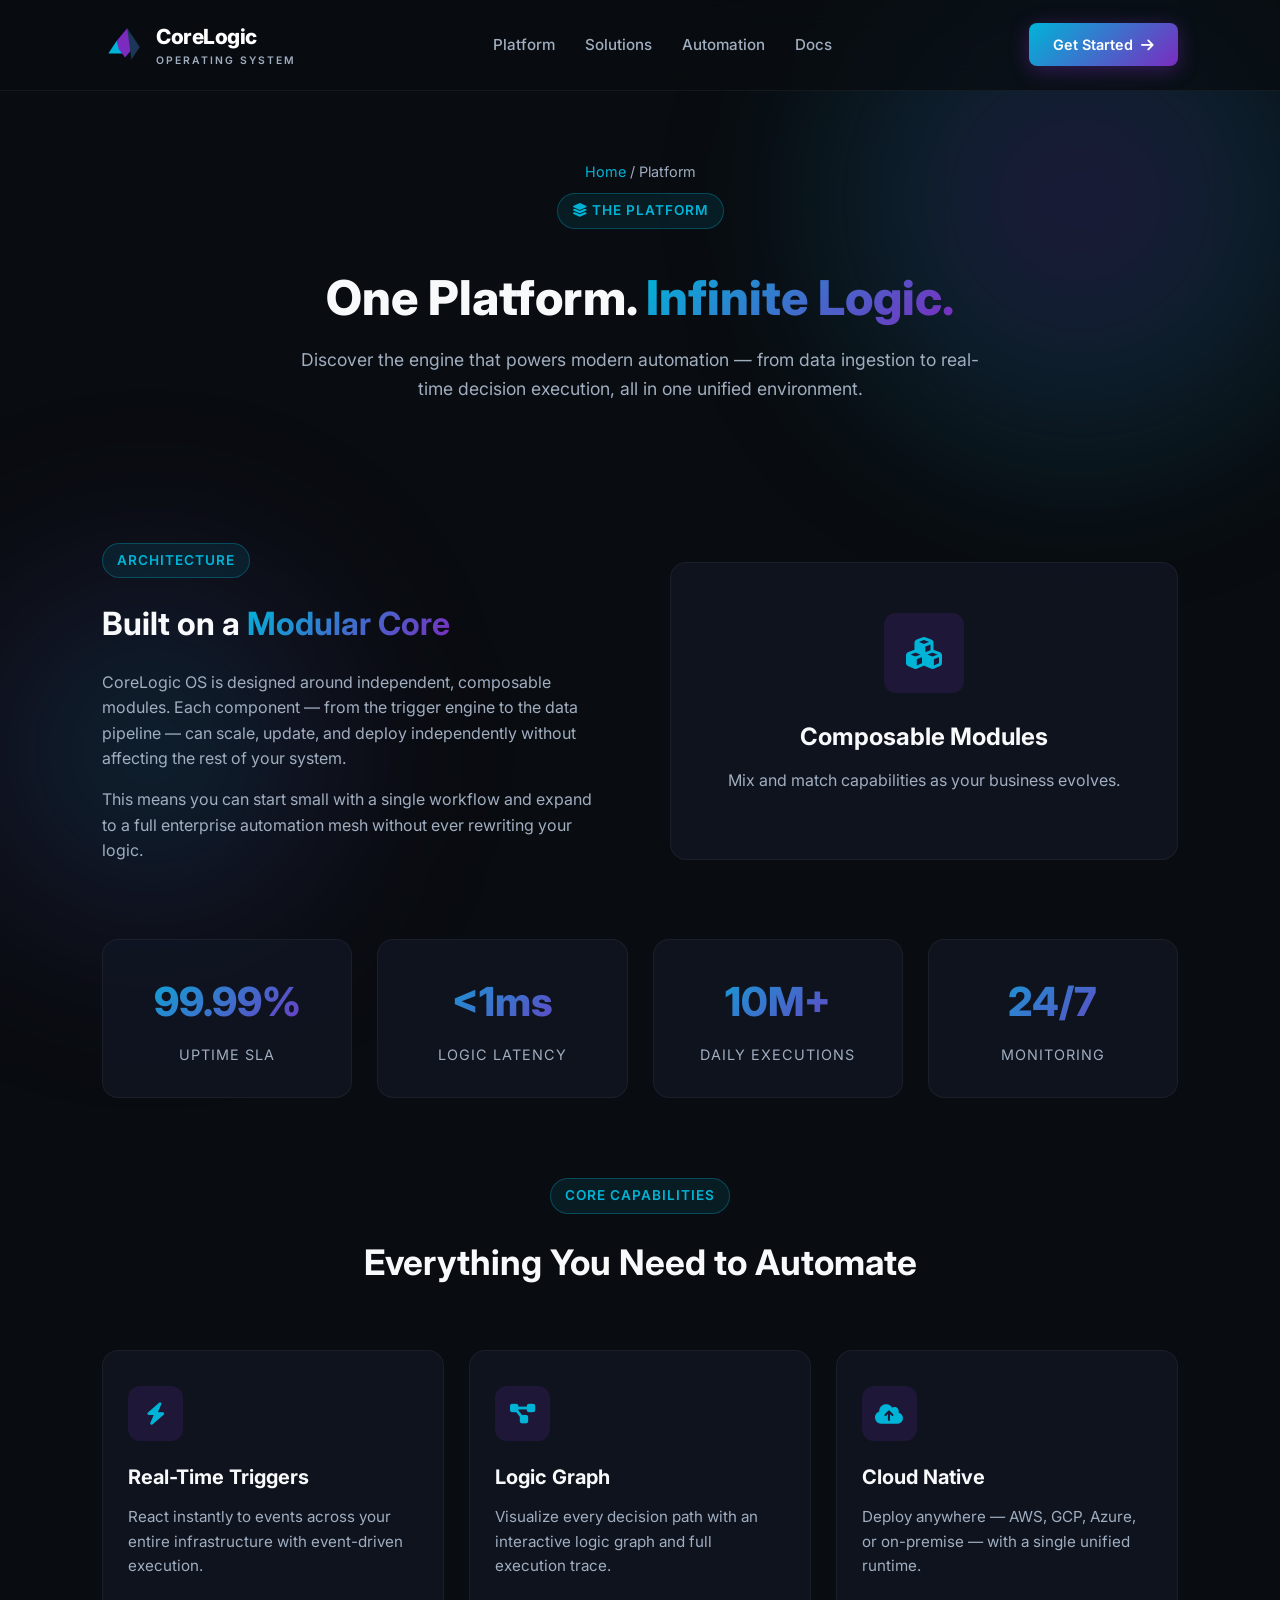
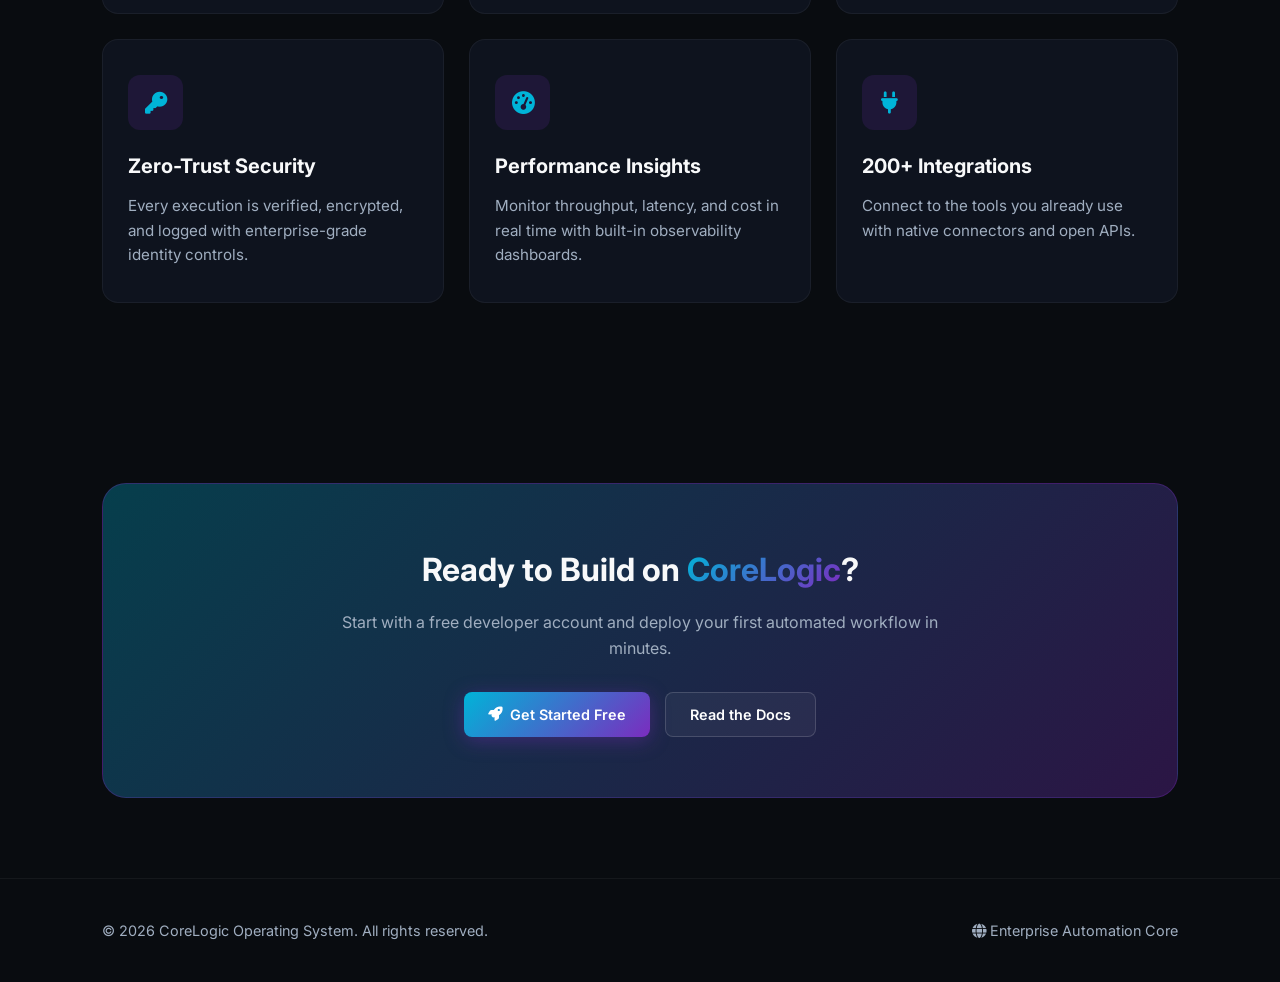
<file: pages/platform.html>
<!DOCTYPE html>
<html lang="en">
<head>
    <meta charset="UTF-8">
    <meta name="viewport" content="width=device-width, initial-scale=1.0">
    <title>Platform - CoreLogic Operating System</title>
    <link href="https://fonts.googleapis.com/css2?family=Inter:wght@300;400;600;800&display=swap" rel="stylesheet">
    <link rel="stylesheet" href="https://cdnjs.cloudflare.com/ajax/libs/font-awesome/6.4.0/css/all.min.css">
    <link rel="stylesheet" href="../css/style.css">
    <link rel="stylesheet" href="../css/responsive.css">
</head>
<body>

    <div class="glow-bg"></div>
    <div class="glow-bg-2"></div>

    <!-- Header -->
    <header>
        <a href="../index.html" class="logo-container">
            <svg class="logo-mark" viewBox="0 0 200 200" fill="none" xmlns="http://www.w3.org/2000/svg">
                <polygon points="30,140 70,80 100,140" fill="#00B4D8" />
                <polygon points="70,80 120,20 160,100 110,160 80,120" fill="#7B2CBF" />
                <polygon points="120,20 180,110 140,170" fill="#1D3557" />
            </svg>
            <div class="logo-text">
                <span class="brand-name">CoreLogic</span>
                <span class="brand-sub">OPERATING SYSTEM</span>
            </div>
        </a>
        <nav>
            <ul>
                <li><a href="platform.html">Platform</a></li>
                <li><a href="solutions.html">Solutions</a></li>
                <li><a href="automation.html">Automation</a></li>
                <li><a href="docs.html">Docs</a></li>
            </ul>
        </nav>
        <a href="contact.html" class="btn-primary">Get Started <i class="fa-solid fa-arrow-right"></i></a>
    </header>

    <!-- Page Hero -->
    <section class="page-hero">
        <div class="breadcrumb">
            <a href="../index.html">Home</a> / <span>Platform</span>
        </div>
        <span class="tag"><i class="fa-solid fa-layer-group"></i> The Platform</span>
        <h1>One Platform. <span class="gradient-text">Infinite Logic.</span></h1>
        <p>Discover the engine that powers modern automation — from data ingestion to real-time decision execution, all in one unified environment.</p>
    </section>

    <!-- Intro Two Column -->
    <section class="page-content">
        <div class="two-col reveal">
            <div>
                <span class="tag">Architecture</span>
                <h2>Built on a <span class="gradient-text">Modular Core</span></h2>
                <p>CoreLogic OS is designed around independent, composable modules. Each component — from the trigger engine to the data pipeline — can scale, update, and deploy independently without affecting the rest of your system.</p>
                <p>This means you can start small with a single workflow and expand to a full enterprise automation mesh without ever rewriting your logic.</p>
            </div>
            <div class="card" style="padding: 50px; text-align: center;">
                <div class="card-icon" style="margin: 0 auto 25px; width: 80px; height: 80px; font-size: 2rem;">
                    <i class="fa-solid fa-cubes"></i>
                </div>
                <h3 style="font-size: 1.5rem;">Composable Modules</h3>
                <p>Mix and match capabilities as your business evolves.</p>
            </div>
        </div>

        <!-- Stats -->
        <div class="stats-grid reveal">
            <div class="stat-box">
                <span class="stat-number">99.99%</span>
                <span class="stat-label">Uptime SLA</span>
            </div>
            <div class="stat-box">
                <span class="stat-number">&lt;1ms</span>
                <span class="stat-label">Logic Latency</span>
            </div>
            <div class="stat-box">
                <span class="stat-number">10M+</span>
                <span class="stat-label">Daily Executions</span>
            </div>
            <div class="stat-box">
                <span class="stat-number">24/7</span>
                <span class="stat-label">Monitoring</span>
            </div>
        </div>

        <!-- Features Grid (reuse from home) -->
        <div class="section-header reveal" style="margin-top: 80px;">
            <span class="tag">Core Capabilities</span>
            <h2>Everything You Need to Automate</h2>
        </div>

        <div class="features-grid">
            <div class="card reveal">
                <div class="card-icon"><i class="fa-solid fa-bolt"></i></div>
                <h3>Real-Time Triggers</h3>
                <p>React instantly to events across your entire infrastructure with event-driven execution.</p>
            </div>
            <div class="card reveal">
                <div class="card-icon"><i class="fa-solid fa-diagram-project"></i></div>
                <h3>Logic Graph</h3>
                <p>Visualize every decision path with an interactive logic graph and full execution trace.</p>
            </div>
            <div class="card reveal">
                <div class="card-icon"><i class="fa-solid fa-cloud-arrow-up"></i></div>
                <h3>Cloud Native</h3>
                <p>Deploy anywhere — AWS, GCP, Azure, or on-premise — with a single unified runtime.</p>
            </div>
            <div class="card reveal">
                <div class="card-icon"><i class="fa-solid fa-key"></i></div>
                <h3>Zero-Trust Security</h3>
                <p>Every execution is verified, encrypted, and logged with enterprise-grade identity controls.</p>
            </div>
            <div class="card reveal">
                <div class="card-icon"><i class="fa-solid fa-gauge-high"></i></div>
                <h3>Performance Insights</h3>
                <p>Monitor throughput, latency, and cost in real time with built-in observability dashboards.</p>
            </div>
            <div class="card reveal">
                <div class="card-icon"><i class="fa-solid fa-plug"></i></div>
                <h3>200+ Integrations</h3>
                <p>Connect to the tools you already use with native connectors and open APIs.</p>
            </div>
        </div>
    </section>

    <!-- CTA Section -->
    <section class="cta-section reveal">
        <h2>Ready to Build on <span class="gradient-text">CoreLogic</span>?</h2>
        <p>Start with a free developer account and deploy your first automated workflow in minutes.</p>
        <div class="hero-buttons" style="justify-content: center;">
            <a href="contact.html" class="btn-primary"><i class="fa-solid fa-rocket"></i> Get Started Free</a>
            <a href="docs.html" class="btn-secondary">Read the Docs</a>
        </div>
    </section>

    <!-- Footer -->
    <footer>
        <p>&copy; 2026 CoreLogic Operating System. All rights reserved.</p>
        <p><i class="fa-solid fa-globe"></i> Enterprise Automation Core</p>
    </footer>

    <script src="../js/main.js"></script>
</body>
</html>
</file>
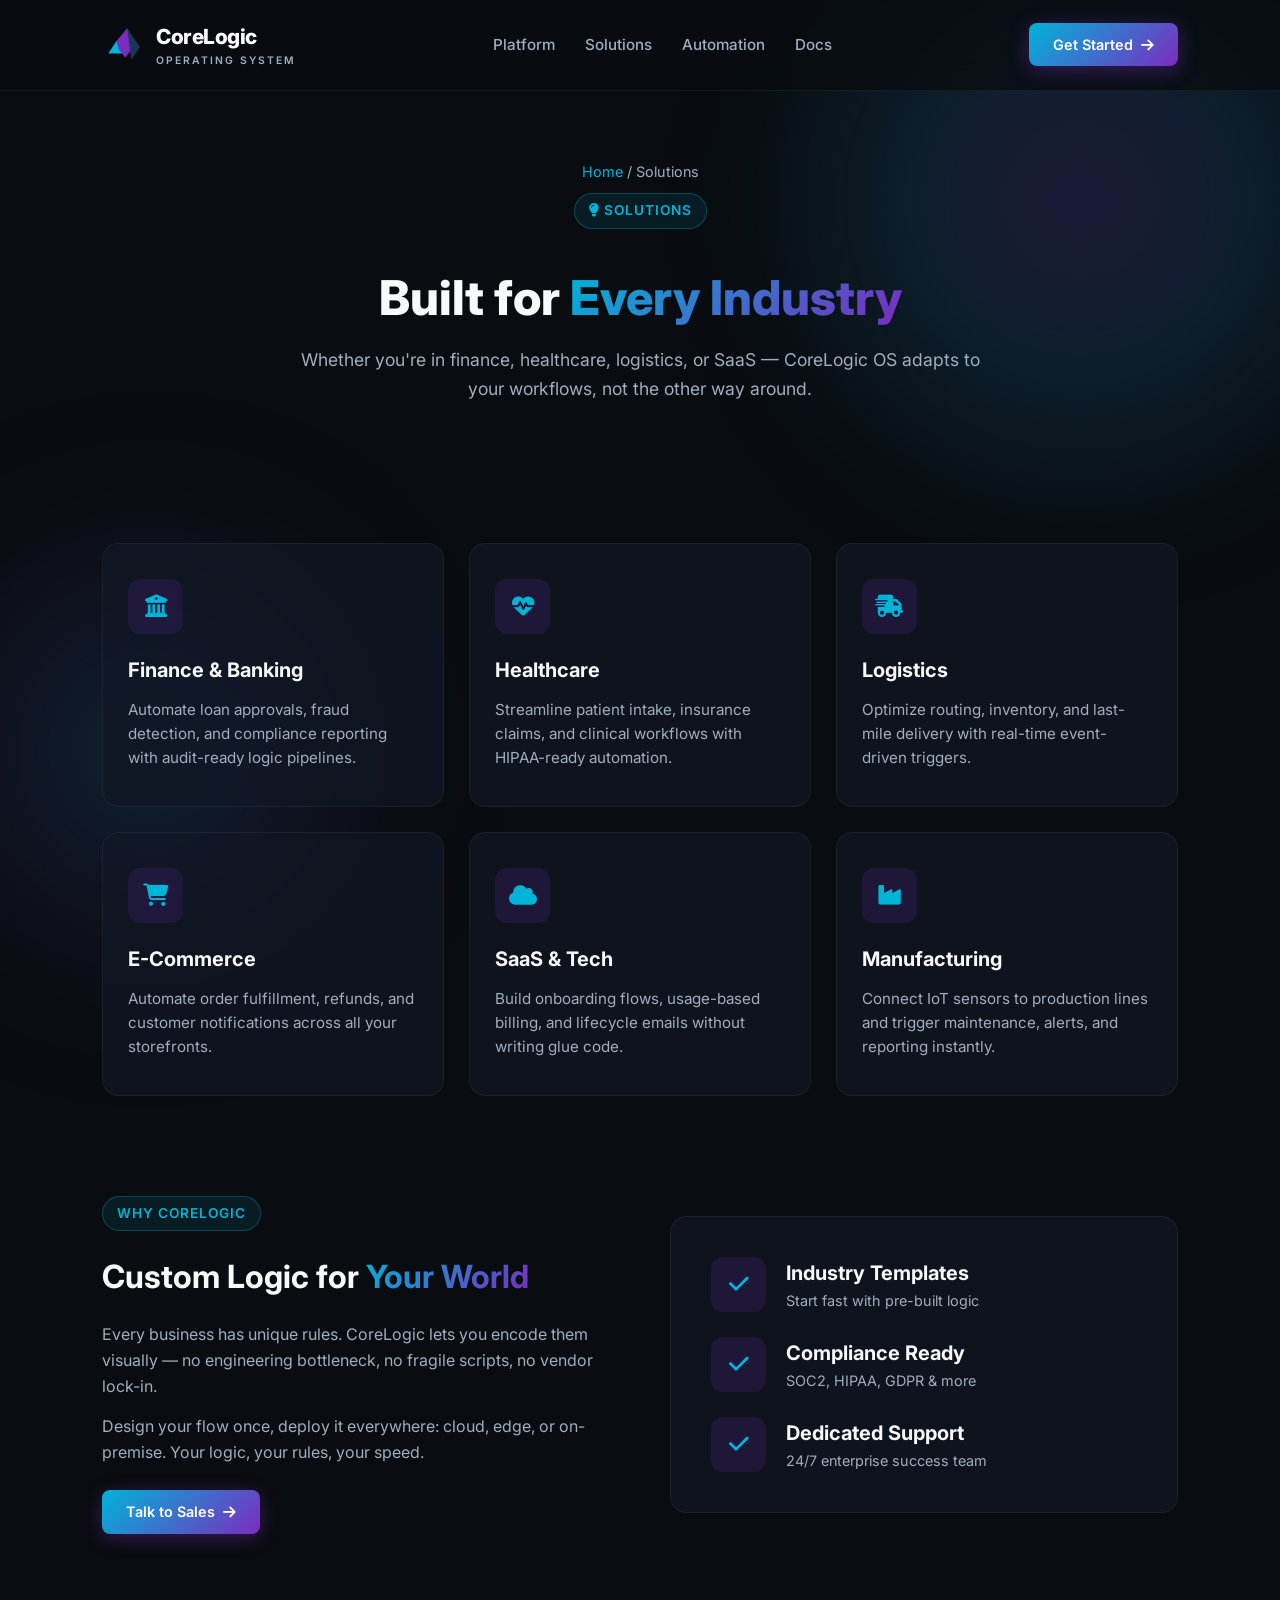
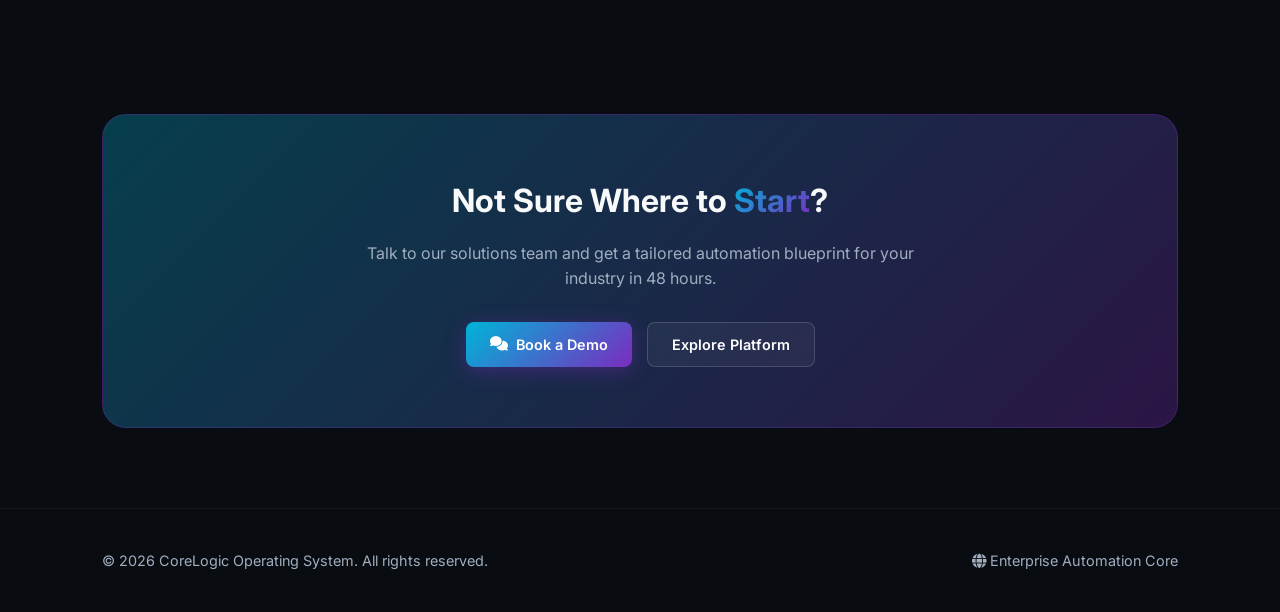
<file: pages/solutions.html>
<!DOCTYPE html>
<html lang="en">
<head>
    <meta charset="UTF-8">
    <meta name="viewport" content="width=device-width, initial-scale=1.0">
    <title>Solutions - CoreLogic Operating System</title>
    <link href="https://fonts.googleapis.com/css2?family=Inter:wght@300;400;600;800&display=swap" rel="stylesheet">
    <link rel="stylesheet" href="https://cdnjs.cloudflare.com/ajax/libs/font-awesome/6.4.0/css/all.min.css">
    <link rel="stylesheet" href="../css/style.css">
    <link rel="stylesheet" href="../css/responsive.css">
</head>
<body>

    <div class="glow-bg"></div>
    <div class="glow-bg-2"></div>

    <!-- Header -->
    <header>
        <a href="../index.html" class="logo-container">
            <svg class="logo-mark" viewBox="0 0 200 200" fill="none" xmlns="http://www.w3.org/2000/svg">
                <polygon points="30,140 70,80 100,140" fill="#00B4D8" />
                <polygon points="70,80 120,20 160,100 110,160 80,120" fill="#7B2CBF" />
                <polygon points="120,20 180,110 140,170" fill="#1D3557" />
            </svg>
            <div class="logo-text">
                <span class="brand-name">CoreLogic</span>
                <span class="brand-sub">OPERATING SYSTEM</span>
            </div>
        </a>
        <nav>
            <ul>
                <li><a href="platform.html">Platform</a></li>
                <li><a href="solutions.html">Solutions</a></li>
                <li><a href="automation.html">Automation</a></li>
                <li><a href="docs.html">Docs</a></li>
            </ul>
        </nav>
        <a href="contact.html" class="btn-primary">Get Started <i class="fa-solid fa-arrow-right"></i></a>
    </header>

    <!-- Page Hero -->
    <section class="page-hero">
        <div class="breadcrumb">
            <a href="../index.html">Home</a> / <span>Solutions</span>
        </div>
        <span class="tag"><i class="fa-solid fa-lightbulb"></i> Solutions</span>
        <h1>Built for <span class="gradient-text">Every Industry</span></h1>
        <p>Whether you're in finance, healthcare, logistics, or SaaS — CoreLogic OS adapts to your workflows, not the other way around.</p>
    </section>

    <!-- Solutions Grid -->
    <section class="page-content">
        <div class="features-grid">
            <div class="card reveal">
                <div class="card-icon"><i class="fa-solid fa-building-columns"></i></div>
                <h3>Finance & Banking</h3>
                <p>Automate loan approvals, fraud detection, and compliance reporting with audit-ready logic pipelines.</p>
            </div>
            <div class="card reveal">
                <div class="card-icon"><i class="fa-solid fa-heart-pulse"></i></div>
                <h3>Healthcare</h3>
                <p>Streamline patient intake, insurance claims, and clinical workflows with HIPAA-ready automation.</p>
            </div>
            <div class="card reveal">
                <div class="card-icon"><i class="fa-solid fa-truck-fast"></i></div>
                <h3>Logistics</h3>
                <p>Optimize routing, inventory, and last-mile delivery with real-time event-driven triggers.</p>
            </div>
            <div class="card reveal">
                <div class="card-icon"><i class="fa-solid fa-cart-shopping"></i></div>
                <h3>E-Commerce</h3>
                <p>Automate order fulfillment, refunds, and customer notifications across all your storefronts.</p>
            </div>
            <div class="card reveal">
                <div class="card-icon"><i class="fa-solid fa-cloud"></i></div>
                <h3>SaaS & Tech</h3>
                <p>Build onboarding flows, usage-based billing, and lifecycle emails without writing glue code.</p>
            </div>
            <div class="card reveal">
                <div class="card-icon"><i class="fa-solid fa-industry"></i></div>
                <h3>Manufacturing</h3>
                <p>Connect IoT sensors to production lines and trigger maintenance, alerts, and reporting instantly.</p>
            </div>
        </div>

        <!-- Two Col Section -->
        <div class="two-col reveal" style="margin-top: 100px;">
            <div>
                <span class="tag">Why CoreLogic</span>
                <h2>Custom Logic for <span class="gradient-text">Your World</span></h2>
                <p>Every business has unique rules. CoreLogic lets you encode them visually — no engineering bottleneck, no fragile scripts, no vendor lock-in.</p>
                <p>Design your flow once, deploy it everywhere: cloud, edge, or on-premise. Your logic, your rules, your speed.</p>
                <div class="hero-buttons" style="margin-top: 25px;">
                    <a href="contact.html" class="btn-primary">Talk to Sales <i class="fa-solid fa-arrow-right"></i></a>
                </div>
            </div>
            <div class="card" style="padding: 40px;">
                <div style="display: flex; align-items: center; gap: 20px; margin-bottom: 25px;">
                    <div class="card-icon" style="margin: 0;"><i class="fa-solid fa-check"></i></div>
                    <div>
                        <h3 style="margin: 0;">Industry Templates</h3>
                        <p style="margin: 0; font-size: 0.9rem;">Start fast with pre-built logic</p>
                    </div>
                </div>
                <div style="display: flex; align-items: center; gap: 20px; margin-bottom: 25px;">
                    <div class="card-icon" style="margin: 0;"><i class="fa-solid fa-check"></i></div>
                    <div>
                        <h3 style="margin: 0;">Compliance Ready</h3>
                        <p style="margin: 0; font-size: 0.9rem;">SOC2, HIPAA, GDPR & more</p>
                    </div>
                </div>
                <div style="display: flex; align-items: center; gap: 20px;">
                    <div class="card-icon" style="margin: 0;"><i class="fa-solid fa-check"></i></div>
                    <div>
                        <h3 style="margin: 0;">Dedicated Support</h3>
                        <p style="margin: 0; font-size: 0.9rem;">24/7 enterprise success team</p>
                    </div>
                </div>
            </div>
        </div>
    </section>

    <!-- CTA Section -->
    <section class="cta-section reveal">
        <h2>Not Sure Where to <span class="gradient-text">Start</span>?</h2>
        <p>Talk to our solutions team and get a tailored automation blueprint for your industry in 48 hours.</p>
        <div class="hero-buttons" style="justify-content: center;">
            <a href="contact.html" class="btn-primary"><i class="fa-solid fa-comments"></i> Book a Demo</a>
            <a href="platform.html" class="btn-secondary">Explore Platform</a>
        </div>
    </section>

    <!-- Footer -->
    <footer>
        <p>&copy; 2026 CoreLogic Operating System. All rights reserved.</p>
        <p><i class="fa-solid fa-globe"></i> Enterprise Automation Core</p>
    </footer>

    <script src="../js/main.js"></script>
</body>
</html>
</file>
<file: css/style.css>
/* ================================
   CORELOGIC OS - MAIN STYLESHEET
   ================================ */

/* ---------- Variables ---------- */
:root {
    --bg-dark: #090c10;
    --bg-card: rgba(18, 24, 38, 0.7);
    --accent-cyan: #00B4D8;
    --accent-purple: #7B2CBF;
    --accent-blue: #2A4365;
    --text-main: #F8F9FA;
    --text-muted: #A0AEC0;
    --gradient-primary: linear-gradient(135deg, #00B4D8 0%, #7B2CBF 100%);
    --gradient-glow: linear-gradient(135deg, rgba(0,180,216,0.3) 0%, rgba(123,44,191,0.3) 100%);
}

/* ---------- Reset ---------- */
* {
    margin: 0;
    padding: 0;
    box-sizing: border-box;
    font-family: 'Inter', sans-serif;
}

body {
    background-color: var(--bg-dark);
    color: var(--text-main);
    overflow-x: hidden;
    line-height: 1.6;
}

/* ---------- Ambient Glow Background ---------- */
.glow-bg {
    position: fixed;
    width: 600px;
    height: 600px;
    background: radial-gradient(circle, rgba(123, 44, 191, 0.25) 0%, rgba(0, 180, 216, 0.15) 50%, rgba(0,0,0,0) 70%);
    top: -100px;
    right: -100px;
    border-radius: 50%;
    z-index: -1;
    filter: blur(80px);
    animation: pulseGlow 8s ease-in-out infinite alternate;
}

.glow-bg-2 {
    position: fixed;
    width: 500px;
    height: 500px;
    background: radial-gradient(circle, rgba(0, 180, 216, 0.2) 0%, rgba(123, 44, 191, 0.1) 50%, rgba(0,0,0,0) 70%);
    bottom: -100px;
    left: -100px;
    border-radius: 50%;
    z-index: -1;
    filter: blur(80px);
    animation: pulseGlow 10s ease-in-out infinite alternate-reverse;
}

@keyframes pulseGlow {
    0% { transform: scale(1) translate(0, 0); }
    100% { transform: scale(1.2) translate(-30px, 30px); }
}

/* ---------- Header / Navbar ---------- */
header {
    display: flex;
    justify-content: space-between;
    align-items: center;
    padding: 20px 8%;
    position: fixed;
    width: 100%;
    top: 0;
    z-index: 1000;
    backdrop-filter: blur(15px);
    background: rgba(9, 12, 16, 0.75);
    border-bottom: 1px solid rgba(255, 255, 255, 0.05);
    transition: 0.3s ease;
}

.logo-container {
    display: flex;
    align-items: center;
    gap: 12px;
    text-decoration: none;
}

.logo-mark {
    width: 42px;
    height: 42px;
}

.logo-text {
    display: flex;
    flex-direction: column;
}

.logo-text .brand-name {
    font-weight: 800;
    font-size: 1.3rem;
    color: #fff;
    letter-spacing: -0.5px;
}

.logo-text .brand-sub {
    font-size: 0.65rem;
    color: var(--text-muted);
    letter-spacing: 2px;
    text-transform: uppercase;
    font-weight: 600;
}

nav ul {
    display: flex;
    list-style: none;
    gap: 30px;
}

nav a {
    color: var(--text-muted);
    text-decoration: none;
    font-size: 0.95rem;
    font-weight: 500;
    transition: 0.3s;
}

nav a:hover {
    color: var(--accent-cyan);
}

/* ---------- Buttons ---------- */
.btn-primary {
    background: var(--gradient-primary);
    color: #fff;
    padding: 10px 24px;
    border-radius: 8px;
    text-decoration: none;
    font-weight: 600;
    font-size: 0.9rem;
    box-shadow: 0 4px 20px rgba(123, 44, 191, 0.4);
    transition: all 0.3s ease;
    border: none;
    cursor: pointer;
    display: inline-flex;
    align-items: center;
    gap: 8px;
}

.btn-primary:hover {
    transform: translateY(-2px);
    box-shadow: 0 6px 25px rgba(0, 180, 216, 0.6);
}

.btn-secondary {
    background: rgba(255, 255, 255, 0.05);
    color: #fff;
    border: 1px solid rgba(255, 255, 255, 0.15);
    padding: 10px 24px;
    border-radius: 8px;
    text-decoration: none;
    font-weight: 600;
    font-size: 0.9rem;
    transition: 0.3s;
    display: inline-flex;
    align-items: center;
    gap: 8px;
}

.btn-secondary:hover {
    background: rgba(255, 255, 255, 0.1);
    border-color: rgba(255, 255, 255, 0.3);
}

/* ---------- Hero Section ---------- */
.hero {
    min-height: 100vh;
    padding: 140px 8% 60px;
    display: flex;
    align-items: center;
    justify-content: space-between;
    gap: 40px;
}

.hero-content {
    max-width: 600px;
}

.tag {
    background: rgba(0, 180, 216, 0.1);
    color: var(--accent-cyan);
    border: 1px solid rgba(0, 180, 216, 0.3);
    padding: 6px 14px;
    border-radius: 20px;
    font-size: 0.85rem;
    font-weight: 600;
    display: inline-block;
    margin-bottom: 20px;
    text-transform: uppercase;
    letter-spacing: 1px;
}

.hero h1 {
    font-size: 3.5rem;
    line-height: 1.15;
    font-weight: 800;
    margin-bottom: 20px;
}

.gradient-text {
    background: var(--gradient-primary);
    -webkit-background-clip: text;
    -webkit-text-fill-color: transparent;
}

.hero p {
    color: var(--text-muted);
    font-size: 1.1rem;
    margin-bottom: 35px;
}

.hero-buttons {
    display: flex;
    gap: 15px;
}

/* ---------- Hero Visual (Nodes) ---------- */
.hero-visual {
    position: relative;
    flex: 1;
    display: flex;
    justify-content: center;
    align-items: center;
}

.nodes-container {
    width: 380px;
    height: 380px;
    position: relative;
}

.center-node {
    width: 120px;
    height: 120px;
    background: rgba(18, 24, 38, 0.8);
    border: 2px solid var(--accent-purple);
    border-radius: 24px;
    position: absolute;
    top: 50%;
    left: 50%;
    transform: translate(-50%, -50%);
    display: flex;
    justify-content: center;
    align-items: center;
    box-shadow: 0 0 40px rgba(123, 44, 191, 0.5);
    animation: float 4s ease-in-out infinite;
}

.orbit-circle {
    position: absolute;
    top: 50%;
    left: 50%;
    transform: translate(-50%, -50%);
    border: 1px dashed rgba(255, 255, 255, 0.15);
    border-radius: 50%;
    animation: spin 20s linear infinite;
}

.orbit-1 { width: 280px; height: 280px; }
.orbit-2 { width: 380px; height: 380px; animation-duration: 35s; animation-direction: reverse; }

.node {
    width: 50px;
    height: 50px;
    border-radius: 12px;
    background: var(--bg-card);
    border: 1px solid rgba(255, 255, 255, 0.1);
    position: absolute;
    display: flex;
    justify-content: center;
    align-items: center;
    color: var(--accent-cyan);
    box-shadow: 0 8px 16px rgba(0,0,0,0.4);
}

.n1 { top: 0; left: 50%; transform: translate(-50%, -50%); }
.n2 { bottom: 0; left: 50%; transform: translate(-50%, 50%); }
.n3 { top: 50%; left: 0; transform: translate(-50%, -50%); }
.n4 { top: 50%; right: 0; transform: translate(50%, -50%); }

@keyframes float {
    0%, 100% { transform: translate(-50%, -50%) translateY(0px); }
    50% { transform: translate(-50%, -50%) translateY(-15px); }
}

@keyframes spin {
    100% { transform: translate(-50%, -50%) rotate(360deg); }
}

/* ---------- Features Section ---------- */
.features {
    padding: 100px 8%;
}

.section-header {
    text-align: center;
    max-width: 600px;
    margin: 0 auto 60px;
}

.section-header h2 {
    font-size: 2.2rem;
    margin-bottom: 15px;
}

.features-grid {
    display: grid;
    grid-template-columns: repeat(auto-fit, minmax(280px, 1fr));
    gap: 25px;
}

.card {
    background: var(--bg-card);
    border: 1px solid rgba(255, 255, 255, 0.05);
    padding: 35px 25px;
    border-radius: 16px;
    transition: all 0.3s ease;
    position: relative;
    overflow: hidden;
}

.card::before {
    content: '';
    position: absolute;
    top: 0;
    left: 0;
    width: 100%;
    height: 3px;
    background: var(--gradient-primary);
    opacity: 0;
    transition: opacity 0.3s ease;
}

.card:hover {
    transform: translateY(-8px);
    border-color: rgba(123, 44, 191, 0.3);
    box-shadow: 0 10px 30px rgba(0, 0, 0, 0.5);
}

.card:hover::before {
    opacity: 1;
}

.card-icon {
    width: 55px;
    height: 55px;
    border-radius: 12px;
    background: rgba(123, 44, 191, 0.15);
    color: var(--accent-cyan);
    display: flex;
    align-items: center;
    justify-content: center;
    font-size: 1.4rem;
    margin-bottom: 20px;
}

.card h3 {
    font-size: 1.25rem;
    margin-bottom: 12px;
}

.card p {
    color: var(--text-muted);
    font-size: 0.95rem;
}

/* ---------- Footer ---------- */
footer {
    border-top: 1px solid rgba(255, 255, 255, 0.05);
    padding: 40px 8%;
    display: flex;
    justify-content: space-between;
    align-items: center;
    color: var(--text-muted);
    font-size: 0.9rem;
}

/* ---------- Scroll Animation ---------- */
.reveal {
    opacity: 0;
    transform: translateY(30px);
    transition: all 0.8s ease;
}

.reveal.active {
    opacity: 1;
    transform: translateY(0);
}

/* ================================
   INTERNAL PAGES - SHARED STYLES
   ================================ */

/* Page Hero (Header ديال الصفحات الداخلية) */
.page-hero {
    padding: 160px 8% 80px;
    text-align: center;
    position: relative;
}

.page-hero h1 {
    font-size: 3rem;
    font-weight: 800;
    margin: 20px 0;
    line-height: 1.2;
}

.page-hero p {
    color: var(--text-muted);
    font-size: 1.1rem;
    max-width: 700px;
    margin: 0 auto;
}

/* Breadcrumb */
.breadcrumb {
    color: var(--text-muted);
    font-size: 0.9rem;
    margin-bottom: 10px;
}

.breadcrumb a {
    color: var(--accent-cyan);
    text-decoration: none;
}

.breadcrumb a:hover {
    text-decoration: underline;
}

/* Page Content */
.page-content {
    padding: 60px 8% 100px;
}

/* Two Column Layout */
.two-col {
    display: grid;
    grid-template-columns: 1fr 1fr;
    gap: 60px;
    align-items: center;
}

.two-col.reverse {
    direction: rtl;
}

.two-col.reverse > * {
    direction: ltr;
}

.two-col h2 {
    font-size: 2rem;
    margin-bottom: 20px;
}

.two-col p {
    color: var(--text-muted);
    margin-bottom: 15px;
    font-size: 1rem;
}

/* Stats Grid */
.stats-grid {
    display: grid;
    grid-template-columns: repeat(auto-fit, minmax(180px, 1fr));
    gap: 25px;
    margin: 60px 0;
}

.stat-box {
    background: var(--bg-card);
    border: 1px solid rgba(255, 255, 255, 0.05);
    border-radius: 16px;
    padding: 30px 20px;
    text-align: center;
    transition: 0.3s;
}

.stat-box:hover {
    border-color: rgba(0, 180, 216, 0.3);
    transform: translateY(-5px);
}

.stat-box .stat-number {
    font-size: 2.5rem;
    font-weight: 800;
    background: var(--gradient-primary);
    -webkit-background-clip: text;
    -webkit-text-fill-color: transparent;
    display: block;
    margin-bottom: 8px;
}

.stat-box .stat-label {
    color: var(--text-muted);
    font-size: 0.9rem;
    text-transform: uppercase;
    letter-spacing: 1px;
}

/* CTA Section */
.cta-section {
    margin: 80px 8%;
    padding: 60px 40px;
    background: var(--gradient-glow);
    border: 1px solid rgba(123, 44, 191, 0.3);
    border-radius: 24px;
    text-align: center;
    position: relative;
    overflow: hidden;
}

.cta-section h2 {
    font-size: 2rem;
    margin-bottom: 15px;
}

.cta-section p {
    color: var(--text-muted);
    margin-bottom: 30px;
    max-width: 600px;
    margin-left: auto;
    margin-right: auto;
}

/* Contact Form */
.contact-form {
    max-width: 600px;
    margin: 0 auto;
}

.form-group {
    margin-bottom: 20px;
}

.form-group label {
    display: block;
    margin-bottom: 8px;
    font-weight: 600;
    font-size: 0.9rem;
}

.form-group input,
.form-group textarea {
    width: 100%;
    padding: 14px 18px;
    background: rgba(255, 255, 255, 0.03);
    border: 1px solid rgba(255, 255, 255, 0.1);
    border-radius: 10px;
    color: var(--text-main);
    font-family: 'Inter', sans-serif;
    font-size: 0.95rem;
    transition: 0.3s;
}

.form-group input:focus,
.form-group textarea:focus {
    outline: none;
    border-color: var(--accent-cyan);
    background: rgba(0, 180, 216, 0.05);
}

.form-group textarea {
    resize: vertical;
    min-height: 140px;
}

/* Responsive for internal pages */
@media (max-width: 900px) {
    .page-hero h1 { font-size: 2.2rem; }
    .two-col { grid-template-columns: 1fr; gap: 40px; }
    .two-col.reverse { direction: ltr; }
    .stats-grid { grid-template-columns: repeat(2, 1fr); }
    .cta-section { padding: 40px 25px; }
}
/* ================================
   MOBILE BURGER MENU
   ================================ */

/* Burger Button - مخفي ف الديسكتوب */
.burger-menu {
    display: none;
    flex-direction: column;
    gap: 5px;
    background: transparent;
    border: none;
    cursor: pointer;
    padding: 8px;
    z-index: 1001;
}

.burger-menu span {
    display: block;
    width: 26px;
    height: 3px;
    background: #fff;
    border-radius: 3px;
    transition: 0.3s ease;
}

.burger-menu:hover span {
    background: var(--accent-cyan);
}

/* Mobile Menu - مخفي بالافتراضي */
.mobile-menu {
    position: fixed;
    top: 0;
    right: -100%;
    width: 80%;
    max-width: 350px;
    height: 100vh;
    background: rgba(9, 12, 16, 0.98);
    backdrop-filter: blur(20px);
    border-left: 1px solid rgba(255, 255, 255, 0.08);
    z-index: 2000;
    padding: 25px;
    display: flex;
    flex-direction: column;
    transition: right 0.4s cubic-bezier(0.4, 0, 0.2, 1);
    overflow-y: auto;
}

.mobile-menu.open {
    right: 0;
}

.mobile-menu-header {
    display: flex;
    justify-content: space-between;
    align-items: center;
    padding-bottom: 20px;
    border-bottom: 1px solid rgba(255, 255, 255, 0.08);
    margin-bottom: 25px;
}

.mobile-menu-header .brand-name {
    font-size: 1.3rem;
    font-weight: 800;
    background: var(--gradient-primary);
    -webkit-background-clip: text;
    -webkit-text-fill-color: transparent;
}

.close-menu {
    background: rgba(255, 255, 255, 0.05);
    border: 1px solid rgba(255, 255, 255, 0.1);
    color: #fff;
    width: 38px;
    height: 38px;
    border-radius: 10px;
    font-size: 1.1rem;
    cursor: pointer;
    transition: 0.3s;
    display: flex;
    align-items: center;
    justify-content: center;
}

.close-menu:hover {
    background: rgba(0, 180, 216, 0.15);
    border-color: var(--accent-cyan);
    color: var(--accent-cyan);
}

.mobile-menu ul {
    list-style: none;
    display: flex;
    flex-direction: column;
    gap: 5px;
    flex: 1;
}

.mobile-menu ul li a {
    display: block;
    padding: 14px 16px;
    color: var(--text-main);
    text-decoration: none;
    font-size: 1rem;
    font-weight: 500;
    border-radius: 10px;
    transition: 0.3s;
    border: 1px solid transparent;
}

.mobile-menu ul li a:hover {
    background: rgba(0, 180, 216, 0.08);
    border-color: rgba(0, 180, 216, 0.2);
    color: var(--accent-cyan);
    padding-left: 22px;
}

.mobile-menu .mobile-cta {
    margin-top: 20px;
    justify-content: center;
    padding: 14px;
    width: 100%;
}

/* Overlay باش يسد بالكليك فالخلفية */
.mobile-menu-overlay {
    position: fixed;
    top: 0;
    left: 0;
    width: 100%;
    height: 100vh;
    background: rgba(0, 0, 0, 0.7);
    backdrop-filter: blur(4px);
    z-index: 1999;
    opacity: 0;
    visibility: hidden;
    transition: 0.3s ease;
}

.mobile-menu-overlay.active {
    opacity: 1;
    visibility: visible;
}
</file>
<file: css/responsive.css>
/* ================================
   CORELOGIC OS - RESPONSIVE
   ================================ */

@media (max-width: 900px) {
    .hero {
        flex-direction: column;
        text-align: center;
        padding-top: 120px;
    }

    .hero-buttons {
        justify-content: center;
        flex-wrap: wrap;
    }

    nav ul {
        display: none;
    }

    .hero h1 {
        font-size: 2.5rem;
    }

    .nodes-container {
        width: 300px;
        height: 300px;
    }

    .orbit-1 { width: 220px; height: 220px; }
    .orbit-2 { width: 300px; height: 300px; }

    footer {
        flex-direction: column;
        gap: 15px;
        text-align: center;
    }
}

@media (max-width: 500px) {
    header {
        padding: 15px 5%;
    }

    .logo-text .brand-name {
        font-size: 1.1rem;
    }

    .logo-text .brand-sub {
        font-size: 0.55rem;
        letter-spacing: 1px;
    }

    .hero {
        padding: 110px 5% 40px;
    }

    .hero h1 {
        font-size: 2rem;
    }

    .hero p {
        font-size: 1rem;
    }

    .features {
        padding: 60px 5%;
    }

    .section-header h2 {
        font-size: 1.6rem;
    }
}
</file>
